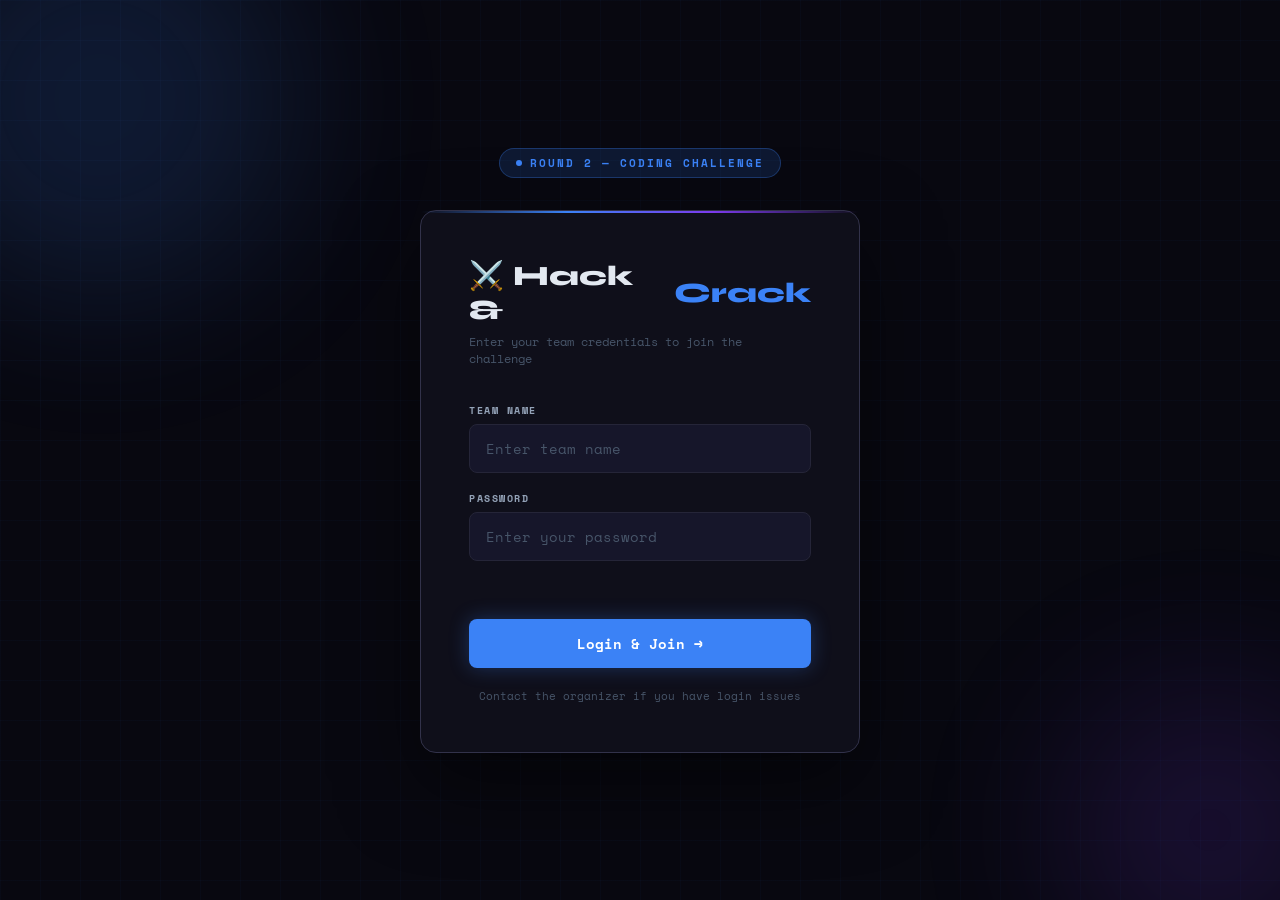
<file: index.html>
<!DOCTYPE html>
<html lang="en">
<head>
  <meta charset="UTF-8" />
  <meta name="viewport" content="width=device-width, initial-scale=1.0" />
  <title>EmojiLang IDE 🚀</title>
  <link rel="preconnect" href="https://fonts.googleapis.com" />
  <link href="https://fonts.googleapis.com/css2?family=Space+Mono:ital,wght@0,400;0,700;1,400&family=Syne:wght@400;700;800;900&display=swap" rel="stylesheet" />
  <link rel="stylesheet" href="css/reset.css" />
  <link rel="stylesheet" href="css/variables.css" />
  <link rel="stylesheet" href="css/layout.css" />
  <link rel="stylesheet" href="css/sidebar.css" />
  <link rel="stylesheet" href="css/editor.css" />
  <link rel="stylesheet" href="css/output.css" />
  <link rel="stylesheet" href="css/animations.css" />
  <link rel="stylesheet" href="css/participant.css" />
</head>
<body>

  <!-- HEADER -->
  <header class="topbar">
    <div class="topbar-left">
      <div class="logo">
        <span class="logo-icon">🌀</span>
        <span class="logo-text">Emoji<span class="logo-accent">Lang</span></span>
        <span class="logo-version">v1.0</span>
      </div>
      <nav class="tab-bar">
        <button class="tab active" data-tab="editor">✏️ Editor</button>
        <button class="tab" data-tab="docs">📖 Docs</button>
      </nav>
    </div>
    <div class="topbar-right">
<<<<<<< HEAD
      <div class="participant-badge" id="participant-badge"></div>
      <select class="question-select" id="question-select">
        <option value="">Select Question...</option>
      </select>
=======
      <button class="btn btn-ghost" id="btn-display">🖥️ Display</button>
>>>>>>> f5da7e110be300249f54d955627ebfcc15bf175f
      <button class="btn btn-ghost" id="btn-clear">🗑️ Clear</button>
      <button class="btn btn-ghost" id="btn-example">📂 Examples</button>
      <button class="btn btn-run" id="btn-run">▶ Run</button>
      <button class="btn btn-submit" id="btn-submit" disabled>📤 Submit</button>
    </div>
  </header>

  <!-- MAIN WORKSPACE -->
  <main class="workspace">

    <!-- LEFT SIDEBAR -->
    <aside class="sidebar" id="sidebar">
<<<<<<< HEAD
      <div class="sidebar-header"><span>🔣</span> Emoji Reference</div>
=======
      <div class="sidebar-header">
        <div class="sidebar-title"><span>🔣</span> Emoji Reference</div>
        <div class="sidebar-controls">
          <button class="sidebar-control" id="emoji-flash" type="button" title="Flash reference open">Flash</button>
          <button class="sidebar-control" id="emoji-minimize" type="button" title="Minimize reference">_</button>
          <button class="sidebar-corner" data-corner="top-left" type="button" title="Dock top left">TL</button>
          <button class="sidebar-corner" data-corner="top-right" type="button" title="Dock top right">TR</button>
          <button class="sidebar-corner" data-corner="bottom-left" type="button" title="Dock bottom left">BL</button>
          <button class="sidebar-corner" data-corner="bottom-right" type="button" title="Dock bottom right">BR</button>
        </div>
      </div>
>>>>>>> f5da7e110be300249f54d955627ebfcc15bf175f
      <div class="sidebar-search">
        <input type="text" id="emoji-search" placeholder="Search emojis..." autocomplete="off" />
      </div>
      <div class="emoji-list" id="emoji-list"></div>
    </aside>

    <!-- CENTER: Editor -->
    <section class="editor-panel">

      <div class="panel-header">
        <span class="panel-title">📝 main.emoji</span>
        <div class="editor-meta">
          <span id="line-count">0 lines</span>
          <span class="dot">·</span>
          <span id="char-count">0 chars</span>
          <span class="dot">·</span>
          <span class="question-label" id="question-label">No question selected</span>
        </div>
      </div>

      <!-- QUESTION INFO PANEL — shows current question description -->
      <div class="question-info-panel" id="question-info-panel">
        <div class="q-info-header">
          <span class="q-info-id" id="q-info-id">Q1</span>
          <span class="q-info-title" id="q-info-title">Question Title</span>
          <span class="q-info-solved-badge hidden" id="q-info-solved">✅ SOLVED</span>
        </div>
        <div class="q-info-desc" id="q-info-desc">Question description here</div>
        <div class="q-info-hint">💡 Hit <strong>Run</strong> to test your code, then <strong>Submit</strong> when confident</div>
      </div>

      <div class="editor-wrap">
        <div class="line-numbers" id="line-numbers">1</div>
        <textarea
          id="code-editor"
          class="code-editor"
          spellcheck="false"
          autocomplete="off"
          autocorrect="off"
          placeholder="🖊️ Select a question above, then start coding..."
        ></textarea>
      </div>

<<<<<<< HEAD
      <!-- PROGRESS TRACKER — bottom of editor -->
      <div class="progress-tracker" id="progress-tracker">
        <span class="progress-label">Progress:</span>
        <div id="progress-chips"></div>
        <div class="progress-summary">
          <span class="solved-count" id="solved-count">0</span>
          <span>/ <span id="total-count">0</span> solved</span>
        </div>
      </div>

=======
>>>>>>> f5da7e110be300249f54d955627ebfcc15bf175f
    </section>

    <!-- RIGHT: Output -->
    <section class="output-panel">
      <div class="panel-header">
        <span class="panel-title">⚡ Output</span>
        <div class="output-status" id="output-status"></div>
      </div>
      <div class="output-body" id="output-body">
        <div class="output-welcome">
          <div class="welcome-icon">🚀</div>
          <div class="welcome-title">Ready to Run</div>
          <div class="welcome-sub">Select a question above, write emoji code, hit <strong>Run</strong> to test, then <strong>Submit</strong> when ready</div>
        </div>
      </div>

      <div class="round2-panel" id="round2-panel">
        <div class="round2-head">
          <span>🧠 Round 2 Autonomous Evaluation</span>
        </div>
        <div class="round2-grid">
          <input id="round2-team" type="text" placeholder="Team name" />
          <input id="round2-module" type="hidden" />
        </div>
        <div class="round2-flash-preview" id="round2-flash-preview" aria-live="polite"></div>
        <textarea id="round2-decoded" rows="2" placeholder="Decoded guess (what problem is this?)"></textarea>
        <div class="round2-actions">
          <button id="round2-submit" type="button">Submit Patch</button>
          <button id="round2-hint" type="button" class="round2-hint">Ask Hint (-10)</button>
        </div>
        <div class="round2-result" id="round2-result">Awaiting emoji flash...</div>
      </div>

    </section>

  </main>

  <!-- DOCS PANEL -->
  <div class="docs-panel hidden" id="docs-panel">
    <div class="docs-content" id="docs-content"></div>
  </div>

  <!-- TOAST -->
  <div class="toast-container" id="toast-container"></div>

<<<<<<< HEAD
  <script src="js/config.js"></script>
  <script src="js/auth.js"></script>
=======
  <!-- TEAM ACCESS GATE -->
  <div class="team-gate" id="team-gate" role="dialog" aria-modal="true" aria-labelledby="team-gate-title">
    <div class="team-gate-card">
      <h2 id="team-gate-title">Enter Team Name</h2>
      <p>Set your team identity to access the participant environment.</p>
      <form id="team-gate-form" class="team-gate-form">
        <input id="team-gate-input" type="text" maxlength="40" placeholder="e.g. TensorFlow Titans" autocomplete="off" required />
        <button id="team-gate-join" type="submit">Continue</button>
      </form>
      <div class="team-gate-error" id="team-gate-error" aria-live="polite"></div>
    </div>
  </div>

  <!-- SCRIPTS -->
>>>>>>> f5da7e110be300249f54d955627ebfcc15bf175f
  <script src="js/emojiMap.js"></script>
  <script src="js/compiler.js"></script>
  <script src="js/runner.js"></script>
  <script src="js/editor.js"></script>
  <script src="js/sidebar.js"></script>
  <script src="js/ui.js"></script>
<<<<<<< HEAD
  <script src="js/participant.js"></script>
=======
  <script src="js/flashSync.js"></script>
  <script src="js/round2Submission.js"></script>
>>>>>>> f5da7e110be300249f54d955627ebfcc15bf175f
  <script src="js/app.js"></script>
</body>
</html>
</file>
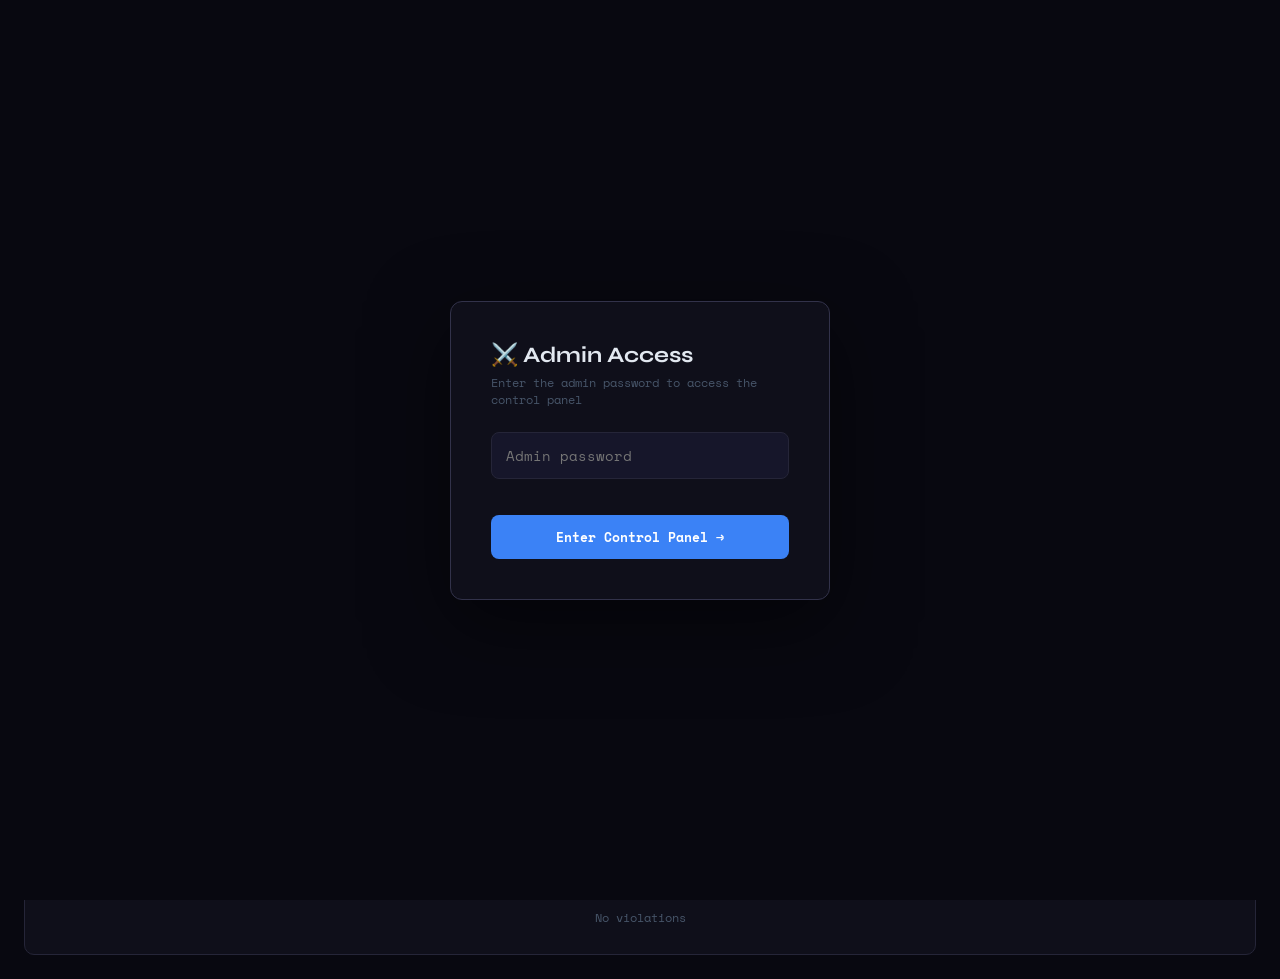
<file: control.html>
<!DOCTYPE html>
<html lang="en">
<head>
  <meta charset="UTF-8" />
  <meta name="viewport" content="width=device-width, initial-scale=1.0" />
  <title>Hack & Crack — Control Panel</title>
  <link href="https://fonts.googleapis.com/css2?family=Space+Mono:wght@400;700&family=Syne:wght@400;700;800;900&display=swap" rel="stylesheet" />
  <style>
    :root{--bg:#080810;--surface:#0f0f1a;--surface2:#16162a;--border:#252538;--border2:#32324a;--accent:#3b82f6;--accent-dim:rgba(59,130,246,0.15);--accent2:#7c3aed;--accent3:#06b6d4;--green:#22c55e;--green-dim:rgba(34,197,94,0.12);--red:#ef4444;--red-dim:rgba(239,68,68,0.12);--yellow:#eab308;--yellow-dim:rgba(234,179,8,0.12);--text:#e2e8f0;--text2:#94a3b8;--muted:#475569;--font-mono:'Space Mono',monospace;--font-display:'Syne',sans-serif;}
    *{margin:0;padding:0;box-sizing:border-box;}
    body{background:var(--bg);color:var(--text);font-family:var(--font-mono);min-height:100vh;}
    .admin-login{position:fixed;inset:0;background:var(--bg);display:flex;align-items:center;justify-content:center;z-index:9999;}
    .admin-login.hidden{display:none;}
    .admin-card{background:var(--surface);border:1px solid var(--border2);border-radius:12px;padding:40px;width:380px;box-shadow:0 24px 80px rgba(0,0,0,0.5);}
    .admin-card h2{font-family:var(--font-display);font-size:22px;margin-bottom:6px;}
    .admin-card p{font-size:12px;color:var(--muted);margin-bottom:24px;}
    .admin-card input{width:100%;background:var(--surface2);border:1px solid var(--border);color:var(--text);padding:12px 14px;border-radius:8px;font-family:var(--font-mono);font-size:14px;margin-bottom:12px;outline:none;}
    .admin-card input:focus{border-color:var(--accent);}
    .admin-card .btn-enter{width:100%;background:var(--accent);color:white;border:none;padding:12px;border-radius:8px;font-family:var(--font-mono);font-size:13px;font-weight:700;cursor:pointer;}
    .admin-err{font-size:12px;color:var(--red);margin-bottom:8px;min-height:16px;}
    header{background:var(--surface);border-bottom:1px solid var(--border);padding:0 28px;height:60px;display:flex;align-items:center;justify-content:space-between;position:relative;}
    header::after{content:'';position:absolute;bottom:0;left:0;right:0;height:1px;background:linear-gradient(90deg,transparent,var(--accent),var(--accent2),transparent);}
    .logo{font-family:var(--font-display);font-size:18px;font-weight:900;}
    .logo span{color:var(--accent);}
    .hdr-right{display:flex;align-items:center;gap:10px;}
    .live-badge{display:flex;align-items:center;gap:6px;font-size:11px;font-weight:700;color:var(--green);background:var(--green-dim);padding:4px 10px;border-radius:4px;border:1px solid rgba(34,197,94,0.3);}
    .live-dot{width:7px;height:7px;border-radius:50%;background:var(--green);animation:pulse 1.5s infinite;}
    main{padding:24px;display:grid;grid-template-columns:1fr 1fr;gap:18px;max-width:1400px;margin:0 auto;}
    .card{background:var(--surface);border:1px solid var(--border);border-radius:10px;overflow:hidden;}
    .card-header{padding:13px 16px;border-bottom:1px solid var(--border);display:flex;align-items:center;justify-content:space-between;font-size:13px;font-weight:700;}
    .card-body{padding:16px;}
    .full{grid-column:1/-1;}
    .round-status{display:flex;align-items:center;gap:14px;padding:16px;background:var(--surface2);border-radius:8px;margin-bottom:14px;}
    .round-dot{width:14px;height:14px;border-radius:50%;flex-shrink:0;}
    .round-dot.wait{background:var(--yellow);animation:pulse 1.5s infinite;}
    .round-dot.live{background:var(--green);}
    .round-lbl{font-family:var(--font-display);font-size:15px;font-weight:700;}
    .round-sub{font-size:11px;color:var(--muted);margin-top:2px;}
    .actions{display:flex;gap:8px;flex-wrap:wrap;margin-bottom:12px;}
    .msg-row{display:flex;gap:8px;}
    .msg-input{flex:1;background:var(--surface2);border:1px solid var(--border);color:var(--text);padding:9px 12px;border-radius:7px;font-family:var(--font-mono);font-size:12px;outline:none;}
    .msg-input:focus{border-color:var(--accent);}
    .btn{display:inline-flex;align-items:center;gap:5px;padding:9px 16px;border-radius:7px;font-family:var(--font-mono);font-size:11px;font-weight:700;cursor:pointer;border:none;transition:all 0.2s;}
    .btn-green{background:var(--green);color:white;}
    .btn-green:hover{background:#16a34a;}
    .btn-red{background:var(--red-dim);color:var(--red);border:1px solid rgba(239,68,68,0.3);}
    .btn-red:hover{background:rgba(239,68,68,0.2);}
    .btn-ghost{background:var(--surface2);color:var(--text2);border:1px solid var(--border);}
    .btn-ghost:hover{border-color:var(--accent);color:var(--accent);}
    .stats{display:grid;grid-template-columns:repeat(4,1fr);gap:10px;margin-bottom:14px;padding:14px 14px 0;}
    .stat{background:var(--surface2);border-radius:7px;padding:12px;text-align:center;}
    .stat-n{font-family:var(--font-display);font-size:26px;font-weight:900;color:var(--accent);}
    .stat-l{font-size:10px;color:var(--muted);text-transform:uppercase;letter-spacing:1px;margin-top:1px;}
    table{width:100%;border-collapse:collapse;font-size:12px;}
    th{text-align:left;padding:8px 12px;background:var(--surface2);color:var(--muted);font-size:10px;letter-spacing:1px;text-transform:uppercase;border-bottom:1px solid var(--border);}
    td{padding:11px 12px;border-bottom:1px solid var(--border);vertical-align:middle;}
    tr:last-child td{border-bottom:none;}
    tr:hover td{background:rgba(255,255,255,0.02);}
    .tn{font-weight:700;color:var(--text);}
    .rn{font-size:11px;color:var(--muted);}
    .online-badge{display:inline-flex;align-items:center;gap:4px;font-size:10px;font-weight:700;color:var(--green);background:var(--green-dim);padding:2px 7px;border-radius:4px;border:1px solid rgba(34,197,94,0.3);}
    .online-dot{width:5px;height:5px;border-radius:50%;background:var(--green);animation:pulse 1.5s infinite;}
    .btn-sm{font-family:var(--font-mono);font-size:10px;font-weight:700;padding:4px 9px;border-radius:4px;cursor:pointer;border:none;transition:all 0.2s;}
    .btn-disc{background:var(--red-dim);color:var(--red);border:1px solid rgba(239,68,68,0.3);}
    .btn-disc:hover{background:rgba(239,68,68,0.25);}
    .btn-unlock{background:var(--green-dim);color:var(--green);border:1px solid rgba(34,197,94,0.3);}
    .btn-unlock:hover{background:rgba(34,197,94,0.2);}
    .empty{text-align:center;padding:28px;color:var(--muted);font-size:12px;}
    .badge{font-size:11px;font-weight:700;padding:2px 8px;border-radius:4px;}
    .badge-cyan{color:var(--accent3);background:rgba(6,182,212,0.1);border:1px solid rgba(6,182,212,0.2);}
    .badge-red{color:var(--red);background:var(--red-dim);border:1px solid rgba(239,68,68,0.3);animation:pulse 1.5s infinite;}
    .badge-yellow{color:var(--yellow);background:var(--yellow-dim);border:1px solid rgba(234,179,8,0.3);}
    .badge-green{color:var(--green);background:var(--green-dim);border:1px solid rgba(34,197,94,0.3);}
    .log-box{max-height:240px;overflow-y:auto;}
    .log-item{display:flex;gap:9px;padding:6px 0;border-bottom:1px solid var(--border);font-size:11px;}
    .log-item:last-child{border-bottom:none;}
    .log-time{color:var(--muted);flex-shrink:0;width:65px;}
    .log-text{color:var(--text2);flex:1;line-height:1.5;}
    .log-text strong{color:var(--text);}
    @keyframes pulse{0%,100%{opacity:1}50%{opacity:0.3}}
    @keyframes fadeIn{from{opacity:0;transform:translateY(4px)}to{opacity:1;transform:translateY(0)}}
  </style>
</head>
<body>
  <script src="js/config.js"></script>

  <div class="admin-login" id="admin-login">
    <div class="admin-card">
      <h2>⚔️ Admin Access</h2>
      <p>Enter the admin password to access the control panel</p>
      <input type="password" id="admin-pass" placeholder="Admin password" />
      <div class="admin-err" id="admin-err"></div>
      <button class="btn-enter" id="admin-btn">Enter Control Panel →</button>
    </div>
  </div>

  <header>
    <div class="logo">⚔️ Hack &amp; <span>Crack</span> — Control Panel</div>
    <div class="hdr-right">
      <div class="live-badge"><div class="live-dot"></div> LIVE</div>
      <span style="font-size:11px;color:var(--muted)" id="last-update">Updating...</span>
      <a href="/leaderboard.html" style="font-size:11px;color:var(--accent);border:1px solid rgba(59,130,246,0.3);padding:5px 11px;border-radius:4px;text-decoration:none;">🏆 Leaderboard</a>
    </div>
  </header>

  <main>

    <!-- ROUND CONTROL -->
    <div class="card full">
      <div class="card-header">🎮 Round Control <span id="round-badge" class="badge badge-yellow">⏳ Waiting</span></div>
      <div class="card-body">
        <div class="round-status">
          <div class="round-dot wait" id="round-dot"></div>
          <div>
            <div class="round-lbl" id="round-lbl">Round 2 — Not Released</div>
            <div class="round-sub" id="round-sub">Teams are on the waiting screen</div>
          </div>
        </div>
        <div class="actions">
          <button class="btn btn-green" id="btn-release">🚀 Release Round</button>
          <button class="btn btn-red"   id="btn-lock">🔒 Lock Round</button>
          <button class="btn btn-ghost" id="btn-clear-lb">🗑️ Clear Leaderboard</button>
        </div>
        <div class="msg-row">
          <input type="text" class="msg-input" id="wait-msg" value="Waiting for Round 2 to start..." />
          <button class="btn btn-ghost" id="btn-update-msg">📨 Update</button>
        </div>
      </div>
    </div>

    <!-- ACTIVE DEVICES -->
    <div class="card">
      <div class="card-header">💻 Active Devices <span class="badge badge-cyan" id="devices-count">0 online</span></div>
      <div style="padding:0;">
        <div class="stats">
          <div class="stat"><div class="stat-n" id="s-teams">0</div><div class="stat-l">Registered</div></div>
          <div class="stat"><div class="stat-n" id="s-online" style="color:var(--green)">0</div><div class="stat-l">Online</div></div>
          <div class="stat"><div class="stat-n" id="s-solves" style="color:var(--accent2)">0</div><div class="stat-l">Solves</div></div>
          <div class="stat"><div class="stat-n" id="s-viols" style="color:var(--red)">0</div><div class="stat-l">Violations</div></div>
        </div>
        <table style="margin-top:10px;">
          <thead><tr><th>Team</th><th>Status</th><th>Last Active</th><th>Action</th></tr></thead>
          <tbody id="devices-body"><tr><td colspan="4" class="empty">No active sessions</td></tr></tbody>
        </table>
      </div>
    </div>

    <!-- ACTIVITY LOG -->
    <div class="card">
      <div class="card-header">
        📋 Activity Log
        <button class="btn btn-ghost" style="font-size:10px;padding:3px 9px;" id="btn-clear-log">Clear</button>
      </div>
      <div class="card-body" style="padding:10px 14px;">
        <div class="log-box" id="log-box"><div class="empty">No activity yet</div></div>
      </div>
    </div>

    <!-- UNLOCK REQUESTS -->
    <div class="card full">
      <div class="card-header">🔓 Unlock Requests <span class="badge badge-cyan" id="unlock-badge">0 pending</span></div>
      <table>
        <thead><tr><th>Team</th><th>Roll</th><th>Reason</th><th>Requested At</th><th>Status</th><th>Action</th></tr></thead>
        <tbody id="unlock-body"><tr><td colspan="6" class="empty">No unlock requests</td></tr></tbody>
      </table>
    </div>

    <!-- TAB VIOLATIONS -->
    <div class="card full">
      <div class="card-header">👁️ Tab Switch Violations <span class="badge badge-cyan" id="tab-badge">0 violations</span></div>
      <table>
        <thead><tr><th>Team</th><th>Roll</th><th>Switches</th><th>Last At</th><th>Status</th><th>Action</th></tr></thead>
        <tbody id="tab-body"><tr><td colspan="6" class="empty">No violations</td></tr></tbody>
      </table>
    </div>

  </main>

<script>
  let actLog = [];

  // ── ADMIN LOGIN ───────────────────────────────────────────────────
  document.getElementById('admin-btn').addEventListener('click', async () => {
    const pass = document.getElementById('admin-pass').value;
    try {
      const res  = await fetch(`${HC_CONFIG.BASE_URL}/admin/verify`, {
        method:'POST', headers:{'Content-Type':'application/json'},
        body: JSON.stringify({ password: pass })
      });
      const data = await res.json();
      if (data.success) {
        document.getElementById('admin-login').classList.add('hidden');
        loadAll();
        setInterval(loadAll, 4000);
      } else {
        document.getElementById('admin-err').textContent = '❌ Wrong password';
      }
    } catch(e) {
      document.getElementById('admin-err').textContent = '❌ Connection error';
    }
  });
  document.getElementById('admin-pass').addEventListener('keydown', e => {
    if (e.key === 'Enter') document.getElementById('admin-btn').click();
  });

  // ── LOAD ALL ──────────────────────────────────────────────────────
  async function loadAll() {
    await Promise.all([
      loadRound(), loadSessions(), loadSolves(),
      loadTeams(), loadUnlocks(), loadViolations()
    ]);
    document.getElementById('last-update').textContent = 'Updated: ' + new Date().toLocaleTimeString();
  }

  // ── ROUND ─────────────────────────────────────────────────────────
  async function loadRound() {
    const d = await HC_CONFIG.sbFetch('round_control?id=eq.1&select=*');
    if (!d || !d.length) return;
    const r = d[0];
    const dot = document.getElementById('round-dot');
    const badge = document.getElementById('round-badge');
    if (r.round_released) {
      dot.className = 'round-dot live';
      document.getElementById('round-lbl').textContent = 'Round 2 — LIVE 🚀';
      document.getElementById('round-sub').textContent = 'Teams redirected to IDE';
      badge.className = 'badge badge-green'; badge.textContent = '🟢 Released';
    } else {
      dot.className = 'round-dot wait';
      document.getElementById('round-lbl').textContent = 'Round 2 — Not Released';
      document.getElementById('round-sub').textContent = 'Teams on waiting screen';
      badge.className = 'badge badge-yellow'; badge.textContent = '⏳ Waiting';
    }
    if (r.message) document.getElementById('wait-msg').value = r.message;
  }

  // ── SESSIONS ──────────────────────────────────────────────────────
  async function loadSessions() {
    const ss = await HC_CONFIG.sbFetch('sessions?is_active=eq.true&select=*&order=logged_in_at.asc');
    if (!ss) return;
    document.getElementById('s-online').textContent      = ss.length;
    document.getElementById('devices-count').textContent = `${ss.length} online`;
    const tb = document.getElementById('devices-body');
    if (!ss.length) { tb.innerHTML = '<tr><td colspan="4" class="empty">No active sessions</td></tr>'; return; }
    tb.innerHTML = ss.map(s => {
      const secs = Math.round((Date.now() - new Date(s.last_activity)) / 1000);
      const t    = secs < 60 ? `${secs}s ago` : `${Math.round(secs/60)}m ago`;
      return `<tr>
        <td><div class="tn">${esc(s.team_name)}</div><div class="rn">${esc(s.roll_number)}</div></td>
        <td><span class="online-badge"><div class="online-dot"></div> Online</span></td>
        <td style="color:var(--muted);font-size:11px;">${t}</td>
        <td><button class="btn-sm btn-disc" onclick="disconnect('${s.id}','${esc(s.team_name)}')">Disconnect</button></td>
      </tr>`;
    }).join('');
  }

  async function disconnect(id, name) {
    if (!confirm(`Disconnect ${name}?`)) return;
    await HC_CONFIG.sbFetch(`sessions?id=eq.${id}`, 'PATCH', { is_active: false });
    addLog(`🔌 Disconnected <strong>${name}</strong>`);
    loadSessions();
  }

  async function loadSolves() {
    try {
      const r = await fetch(`${HC_CONFIG.BASE_URL}/leaderboard`);
      const d = await r.json();
      document.getElementById('s-solves').textContent = d.length;
    } catch(e) {}
  }

  async function loadTeams() {
    const t = await HC_CONFIG.sbFetch('teams?select=id');
    if (t) document.getElementById('s-teams').textContent = t.length;
  }

  // ── UNLOCK REQUESTS (from Supabase) ───────────────────────────────
  async function loadUnlocks() {
    const data = await HC_CONFIG.sbFetch(
      'unlock_requests?select=*&order=requested_at.desc'
    );
    if (!data) return;

    const pending = data.filter(r => r.status === 'pending');
    const badge   = document.getElementById('unlock-badge');
    if (pending.length > 0) {
      badge.className   = 'badge badge-red';
      badge.textContent = `${pending.length} pending 🔔`;
    } else {
      badge.className   = 'badge badge-cyan';
      badge.textContent = `${data.length} total`;
    }

    const tb = document.getElementById('unlock-body');
    if (!data.length) {
      tb.innerHTML = '<tr><td colspan="6" class="empty">No unlock requests</td></tr>';
      return;
    }
    tb.innerHTML = data.map(r => `
      <tr>
        <td><div class="tn">${esc(r.team_name)}</div></td>
        <td><div class="rn">${esc(r.roll_number)}</div></td>
        <td style="font-size:11px;color:${r.reason === 'tab_switching' ? 'var(--red)' : 'var(--yellow)'};">
          ${r.reason === 'tab_switching' ? '👁️ Tab switching' : '🔑 Wrong password'}
        </td>
        <td style="color:var(--muted);font-size:11px;">${new Date(r.requested_at).toLocaleTimeString()}</td>
        <td>
          <span class="badge ${r.status === 'pending' ? 'badge-yellow' : 'badge-green'}" style="font-size:10px;">
            ${r.status === 'pending' ? '⏳ Pending' : '✅ Approved'}
          </span>
        </td>
        <td>
          ${r.status === 'pending'
            ? `<button class="btn-sm btn-unlock" onclick="approveUnlock('${r.id}','${esc(r.roll_number)}','${esc(r.team_name)}')">✅ Unlock</button>`
            : '—'
          }
        </td>
      </tr>
    `).join('');
  }

  async function approveUnlock(id, roll, name) {
    if (!confirm(`Unlock ${name}?`)) return;

    // 1. Update unlock_request status in Supabase
    await HC_CONFIG.sbFetch(`unlock_requests?id=eq.${id}`, 'PATCH', { status: 'approved' });

    // 2. Clear tab violations for this roll
    await HC_CONFIG.sbFetch(
      `tab_violations?roll_number=eq.${encodeURIComponent(roll)}`,
      'PATCH',
      { is_locked: false, switch_count: 0 }
    );

    // 3. Clear backend failed attempts
    await fetch(`${HC_CONFIG.BASE_URL}/unlock/approve`, {
      method: 'POST', headers: {'Content-Type':'application/json'},
      body: JSON.stringify({ secret: HC_CONFIG.JUDGE_SECRET, roll })
    });

    addLog(`🔓 Unlocked <strong>${name}</strong>`);
    loadUnlocks();
    loadViolations();
  }

  // ── TAB VIOLATIONS (from Supabase) ────────────────────────────────
  async function loadViolations() {
    const data = await HC_CONFIG.sbFetch(
      'tab_violations?select=*&order=switch_count.desc'
    );
    if (!data) return;

    const locked = data.filter(v => v.is_locked).length;
    document.getElementById('s-viols').textContent = data.length;
    const badge = document.getElementById('tab-badge');
    if (locked > 0) {
      badge.className   = 'badge badge-red';
      badge.textContent = `${locked} locked 🔒`;
    } else {
      badge.className   = 'badge badge-cyan';
      badge.textContent = `${data.length} violation${data.length !== 1 ? 's' : ''}`;
    }

    const tb = document.getElementById('tab-body');
    if (!data.length) {
      tb.innerHTML = '<tr><td colspan="6" class="empty">No violations</td></tr>';
      return;
    }
    tb.innerHTML = data.map(v => `
      <tr>
        <td><div class="tn">${esc(v.team_name)}</div></td>
        <td><div class="rn">${esc(v.roll_number)}</div></td>
        <td>
          <div style="display:flex;align-items:center;gap:5px;">
            ${[1,2,3].map(i => `
              <div style="width:9px;height:9px;border-radius:50%;
                background:${i <= v.switch_count
                  ? (v.switch_count >= 3 ? 'var(--red)' : 'var(--yellow)')
                  : 'var(--surface2)'};
                border:1px solid ${i <= v.switch_count
                  ? (v.switch_count >= 3 ? 'var(--red)' : 'var(--yellow)')
                  : 'var(--border)'};
              "></div>
            `).join('')}
            <span style="font-size:11px;color:${v.switch_count >= 3 ? 'var(--red)' : 'var(--yellow)'};">
              ${v.switch_count}/3
            </span>
          </div>
        </td>
        <td style="color:var(--muted);font-size:11px;">${esc(v.last_switch_at) || '—'}</td>
        <td>
          <span class="badge ${v.is_locked ? 'badge-red' : 'badge-yellow'}" style="font-size:10px;">
            ${v.is_locked ? '🔒 Locked' : '⚠️ Warning'}
          </span>
        </td>
        <td>
          ${v.is_locked
            ? `<button class="btn-sm btn-unlock" onclick="unlockTab('${esc(v.roll_number)}','${esc(v.team_name)}')">✅ Unlock</button>`
            : '—'
          }
        </td>
      </tr>
    `).join('');
  }

  async function unlockTab(roll, name) {
    if (!confirm(`Unlock tab violation for ${name}?`)) return;

    // Clear tab violation
    await HC_CONFIG.sbFetch(
      `tab_violations?roll_number=eq.${encodeURIComponent(roll)}`,
      'PATCH',
      { is_locked: false, switch_count: 0 }
    );

    // Approve any pending unlock request
    const reqs = await HC_CONFIG.sbFetch(
      `unlock_requests?roll_number=eq.${encodeURIComponent(roll)}&status=eq.pending&select=id`
    );
    if (reqs && reqs.length) {
      await HC_CONFIG.sbFetch(`unlock_requests?id=eq.${reqs[0].id}`, 'PATCH', { status: 'approved' });
    }

    // Clear backend failed attempts too
    await fetch(`${HC_CONFIG.BASE_URL}/unlock/approve`, {
      method: 'POST', headers: {'Content-Type':'application/json'},
      body: JSON.stringify({ secret: HC_CONFIG.JUDGE_SECRET, roll })
    });

    addLog(`🔓 Tab violation cleared for <strong>${name}</strong>`);
    loadViolations();
    loadUnlocks();
  }

  // ── ROUND ACTIONS ─────────────────────────────────────────────────
  document.getElementById('btn-release').addEventListener('click', async () => {
    if (!confirm('Release Round 2?')) return;
    await HC_CONFIG.sbFetch('round_control?id=eq.1', 'PATCH', { round_released: true, released_at: new Date().toISOString() });
    addLog('🚀 <strong>Round 2 Released</strong>');
    loadRound();
  });

  document.getElementById('btn-lock').addEventListener('click', async () => {
    if (!confirm('Lock round?')) return;
    await HC_CONFIG.sbFetch('round_control?id=eq.1', 'PATCH', { round_released: false });
    addLog('🔒 <strong>Round Locked</strong>');
    loadRound();
  });

  document.getElementById('btn-update-msg').addEventListener('click', async () => {
    const msg = document.getElementById('wait-msg').value.trim();
    if (!msg) return;
    await HC_CONFIG.sbFetch('round_control?id=eq.1', 'PATCH', { message: msg });
    addLog('📨 Updated waiting message');
  });

  document.getElementById('btn-clear-lb').addEventListener('click', async () => {
    if (!confirm('Clear leaderboard?')) return;
    const r = await fetch(`${HC_CONFIG.BASE_URL}/clear`, {
      method:'POST', headers:{'Content-Type':'application/json'},
      body: JSON.stringify({ secret: HC_CONFIG.JUDGE_SECRET })
    });
    const d = await r.json();
    if (d.success) addLog('🗑️ <strong>Leaderboard cleared</strong>');
  });

  // ── LOG ───────────────────────────────────────────────────────────
  function addLog(text) {
    actLog.unshift({ time: new Date().toLocaleTimeString(), text });
    if (actLog.length > 50) actLog.pop();
    const el = document.getElementById('log-box');
    el.innerHTML = actLog.map(l =>
      `<div class="log-item"><span class="log-time">${l.time}</span><span class="log-text">${l.text}</span></div>`
    ).join('');
  }

  document.getElementById('btn-clear-log').addEventListener('click', () => {
    actLog = [];
    document.getElementById('log-box').innerHTML = '<div class="empty">No activity yet</div>';
  });

  function esc(s) {
    return String(s||'').replace(/&/g,'&amp;').replace(/</g,'&lt;').replace(/>/g,'&gt;').replace(/'/g,'&#39;');
  }
</script>
</body>
</html>
</file>
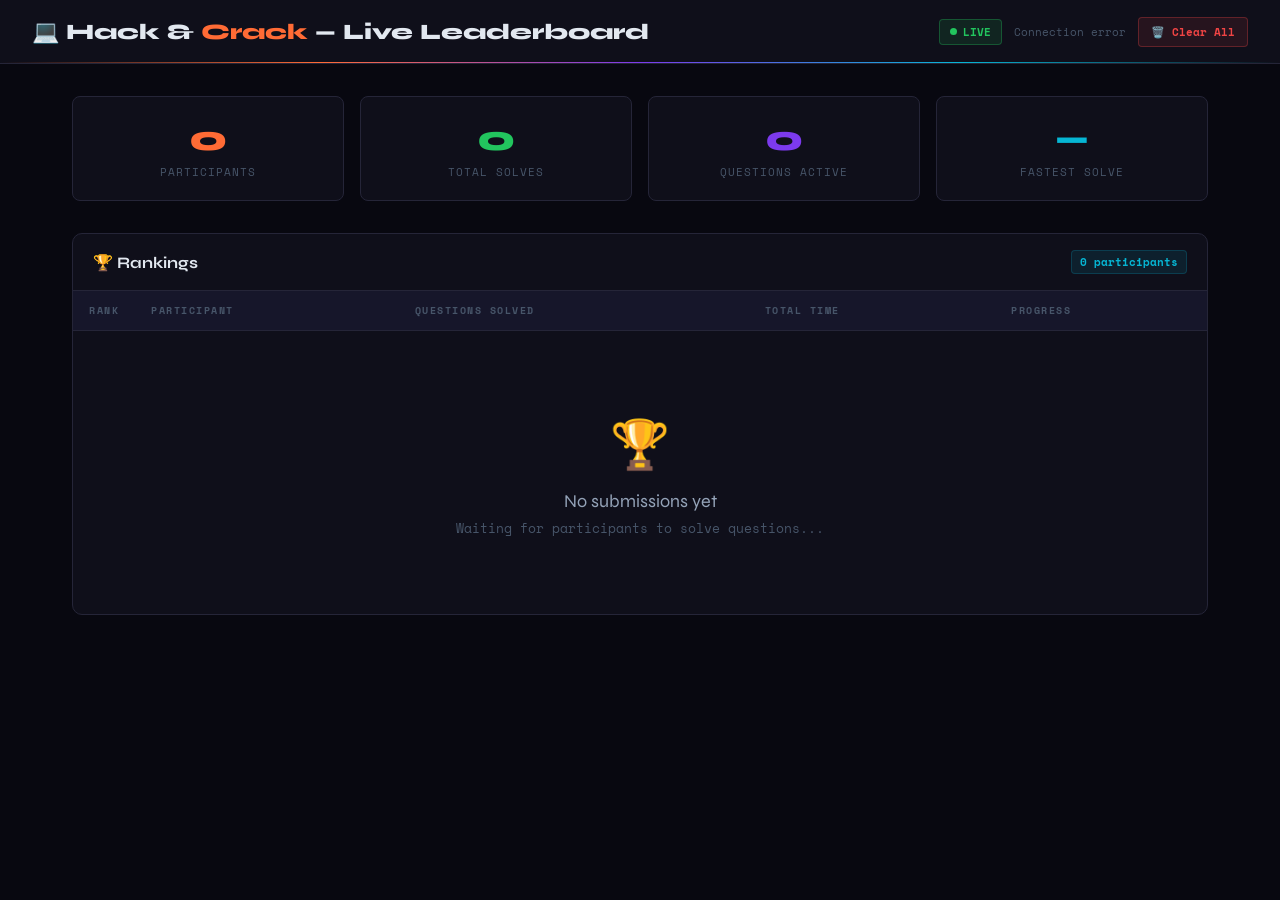
<file: leaderboard.html>
<!DOCTYPE html>
<html lang="en">
<head>
  <meta charset="UTF-8" />
  <meta name="viewport" content="width=device-width, initial-scale=1.0" />
  <title>🏆 Hack & Crack Leaderboard</title>
  <link href="https://fonts.googleapis.com/css2?family=Space+Mono:wght@400;700&family=Syne:wght@400;700;800;900&display=swap" rel="stylesheet" />
  <style>
    :root {
      --bg: #080810; --surface: #0f0f1a; --surface2: #16162a;
      --border: #252538; --border2: #32324a;
      --accent: #ff6b35; --accent2: #7c3aed; --accent3: #06b6d4;
      --green: #22c55e; --green-dim: rgba(34,197,94,0.12);
      --red: #ef4444; --yellow: #eab308;
      --text: #e2e8f0; --text2: #94a3b8; --muted: #475569;
      --font-mono: 'Space Mono', monospace;
      --font-display: 'Syne', sans-serif;
    }
    * { margin: 0; padding: 0; box-sizing: border-box; }
    body { background: var(--bg); color: var(--text); font-family: var(--font-mono); min-height: 100vh; }

    /* HEADER */
    header {
      background: var(--surface); border-bottom: 1px solid var(--border);
      padding: 0 32px; height: 64px;
      display: flex; align-items: center; justify-content: space-between;
      position: relative;
    }
    header::after {
      content: ''; position: absolute; bottom: 0; left: 0; right: 0; height: 1px;
      background: linear-gradient(90deg, transparent, var(--accent), var(--accent2), var(--accent3), transparent);
    }
    .logo { font-family: var(--font-display); font-size: 22px; font-weight: 900; }
    .logo span { color: var(--accent); }
    .header-right { display: flex; align-items: center; gap: 12px; }
    .live-badge {
      display: flex; align-items: center; gap: 6px;
      font-size: 11px; font-weight: 700; color: var(--green);
      background: var(--green-dim); padding: 4px 10px;
      border-radius: 4px; border: 1px solid rgba(34,197,94,0.3);
    }
    .live-dot { width: 7px; height: 7px; border-radius: 50%; background: var(--green); animation: pulse 1.5s ease-in-out infinite; }
    .btn-clear-lb {
      font-family: var(--font-mono); font-size: 11px; font-weight: 700;
      background: rgba(239,68,68,0.1); color: var(--red);
      border: 1px solid rgba(239,68,68,0.3); padding: 6px 12px;
      border-radius: 4px; cursor: pointer; transition: all 0.2s;
    }
    .btn-clear-lb:hover { background: rgba(239,68,68,0.2); }
    .last-update { font-size: 11px; color: var(--muted); }

    /* MAIN */
    main { padding: 32px; max-width: 1200px; margin: 0 auto; }

    /* STATS */
    .stats-grid { display: grid; grid-template-columns: repeat(4, 1fr); gap: 16px; margin-bottom: 32px; }
    .stat-card {
      background: var(--surface); border: 1px solid var(--border);
      border-radius: 8px; padding: 20px; text-align: center;
    }
    .stat-number { font-family: var(--font-display); font-size: 36px; font-weight: 900; color: var(--accent); }
    .stat-label { font-size: 11px; color: var(--muted); margin-top: 4px; letter-spacing: 1px; text-transform: uppercase; }

    /* TABLE */
    .table-wrap {
      background: var(--surface); border: 1px solid var(--border);
      border-radius: 10px; overflow: hidden;
    }
    .table-header {
      padding: 16px 20px; display: flex; align-items: center; justify-content: space-between;
      border-bottom: 1px solid var(--border);
    }
    .table-title { font-family: var(--font-display); font-size: 16px; font-weight: 700; }
    .count-badge {
      font-size: 11px; font-weight: 700; color: var(--accent3);
      background: rgba(6,182,212,0.1); padding: 3px 8px;
      border-radius: 4px; border: 1px solid rgba(6,182,212,0.2);
    }

    table { width: 100%; border-collapse: collapse; }
    th {
      text-align: left; padding: 12px 16px;
      font-size: 10px; font-weight: 700; letter-spacing: 1.5px;
      text-transform: uppercase; color: var(--muted);
      background: var(--surface2); border-bottom: 1px solid var(--border);
    }
    td { padding: 16px; border-bottom: 1px solid var(--border); font-size: 13px; vertical-align: middle; }
    tr:last-child td { border-bottom: none; }
    tr:hover td { background: rgba(255,255,255,0.02); }

    /* RANK */
    .rank-medal { font-size: 22px; }

    /* NAME */
    .name-cell { font-weight: 700; color: var(--text); font-size: 14px; }
    .roll-cell { color: var(--muted); font-size: 11px; margin-top: 2px; }

    /* QUESTIONS SOLVED */
    .solved-cell { display: flex; align-items: center; gap: 6px; flex-wrap: wrap; }
    .q-chip {
      font-size: 10px; font-weight: 700;
      background: rgba(255,107,53,0.1); color: var(--accent);
      border: 1px solid rgba(255,107,53,0.3);
      padding: 3px 8px; border-radius: 4px;
    }
    .q-chip.pending {
      background: rgba(71,85,105,0.2); color: var(--muted);
      border-color: var(--border);
    }
    .solved-count {
      font-family: var(--font-display); font-size: 18px; font-weight: 900;
      color: var(--green); min-width: 24px;
    }

    /* TIME */
    .time-total { font-weight: 700; color: var(--accent3); font-size: 14px; }
    .time-sub { font-size: 10px; color: var(--muted); margin-top: 2px; }

    /* SCORE BAR */
    .score-bar-wrap { width: 120px; }
    .score-bar-bg { height: 6px; background: var(--surface2); border-radius: 3px; overflow: hidden; }
    .score-bar-fill { height: 100%; border-radius: 3px; background: linear-gradient(90deg, var(--accent2), var(--accent3)); transition: width 0.5s ease; }
    .score-label { font-size: 10px; color: var(--muted); margin-top: 4px; }

    /* TOP 3 rows */
    tr.rank-1 td { background: rgba(251,191,36,0.04); }
    tr.rank-2 td { background: rgba(148,163,184,0.03); }
    tr.rank-3 td { background: rgba(205,124,47,0.03); }

    /* EMPTY */
    .empty-state { text-align: center; padding: 60px 20px; color: var(--muted); }
    .empty-icon { font-size: 48px; margin-bottom: 12px; }
    .empty-title { font-family: var(--font-display); font-size: 18px; color: var(--text2); margin-bottom: 6px; }

    @keyframes pulse { 0%,100%{opacity:1} 50%{opacity:0.4} }
    @keyframes fadeIn { from{opacity:0;transform:translateY(4px)} to{opacity:1;transform:translateY(0)} }
    tbody tr { animation: fadeIn 0.3s ease; }

    ::-webkit-scrollbar { width: 6px; }
    ::-webkit-scrollbar-track { background: transparent; }
    ::-webkit-scrollbar-thumb { background: var(--border); border-radius: 3px; }
  </style>
</head>
<body>

<header>
  <div class="logo">💻 Hack &amp; <span>Crack</span> — Live Leaderboard</div>
  <div class="header-right">
    <div class="live-badge"><div class="live-dot"></div> LIVE</div>
    <span class="last-update" id="last-update">Updating...</span>
    <button class="btn-clear-lb" id="btn-clear-lb">🗑️ Clear All</button>
  </div>
</header>

<main>
  <div class="stats-grid">
    <div class="stat-card">
      <div class="stat-number" id="stat-participants">0</div>
      <div class="stat-label">Participants</div>
    </div>
    <div class="stat-card">
      <div class="stat-number" id="stat-solved" style="color:var(--green)">0</div>
      <div class="stat-label">Total Solves</div>
    </div>
    <div class="stat-card">
      <div class="stat-number" id="stat-questions" style="color:var(--accent2)">0</div>
      <div class="stat-label">Questions Active</div>
    </div>
    <div class="stat-card">
      <div class="stat-number" id="stat-fastest" style="color:var(--accent3)">—</div>
      <div class="stat-label">Fastest Solve</div>
    </div>
  </div>

  <div class="table-wrap">
    <div class="table-header">
      <span class="table-title">🏆 Rankings</span>
      <span class="count-badge" id="count-badge">0 participants</span>
    </div>
    <table>
      <thead>
        <tr>
          <th style="width:60px">Rank</th>
          <th>Participant</th>
          <th>Questions Solved</th>
          <th>Total Time</th>
          <th>Progress</th>
        </tr>
      </thead>
      <tbody id="leaderboard-body">
        <tr>
          <td colspan="5">
            <div class="empty-state">
              <div class="empty-icon">🏆</div>
              <div class="empty-title">No submissions yet</div>
              <div>Waiting for participants to solve questions...</div>
            </div>
          </td>
        </tr>
      </tbody>
    </table>
  </div>
</main>

<script>
  const IS_LOCAL = true; // ← change to false when deploying
  const BASE_URL = IS_LOCAL
    ? 'http://localhost:5000'
    : 'https://emojilang-backend.onrender.com';

  let allSubmissions  = [];
  let totalQuestions  = 0;

  // ── FETCH QUESTIONS COUNT ────────────────────────────────────────
  async function fetchQuestionCount() {
    try {
      const res = await fetch(`${BASE_URL}/questions`);
      const q   = await res.json();
      totalQuestions = Object.keys(q).length;
    } catch(e) {}
  }

  // ── FETCH LEADERBOARD ────────────────────────────────────────────
  async function fetchLeaderboard() {
    try {
      const res      = await fetch(`${BASE_URL}/leaderboard`);
      allSubmissions = await res.json();
      renderLeaderboard();
      document.getElementById('last-update').textContent =
        'Updated: ' + new Date().toLocaleTimeString();
    } catch(e) {
      document.getElementById('last-update').textContent = 'Connection error';
    }
  }

  // ── BUILD PARTICIPANT MAP ────────────────────────────────────────
  function buildParticipantMap() {
    const map = {};
    allSubmissions.forEach(s => {
      const key = s.roll;
      if (!map[key]) {
        map[key] = {
          name:      s.name,
          roll:      s.roll,
          solved:    {},   // qid → timeTaken
        };
      }
      // Only keep fastest time per question
      if (!map[key].solved[s.question] || s.timeTaken < map[key].solved[s.question]) {
        map[key].solved[s.question] = s.timeTaken || 0;
      }
    });
    return map;
  }

  // ── RENDER ───────────────────────────────────────────────────────
  function renderLeaderboard() {
    const map          = buildParticipantMap();
    const participants = Object.values(map);

    // Sort: most questions solved first, then fastest total time
    participants.sort((a, b) => {
      const aSolved = Object.keys(a.solved).length;
      const bSolved = Object.keys(b.solved).length;
      if (bSolved !== aSolved) return bSolved - aSolved;
      // Same count → compare total time
      const aTime = Object.values(a.solved).reduce((s, t) => s + t, 0);
      const bTime = Object.values(b.solved).reduce((s, t) => s + t, 0);
      return aTime - bTime;
    });

    // Stats
    document.getElementById('stat-participants').textContent = participants.length;
    document.getElementById('stat-solved').textContent       = allSubmissions.length;
    document.getElementById('stat-questions').textContent    = totalQuestions;
    document.getElementById('count-badge').textContent       = `${participants.length} participants`;

    const allTimes = allSubmissions.map(s => s.timeTaken).filter(t => t);
    document.getElementById('stat-fastest').textContent = allTimes.length ? Math.min(...allTimes) + 's' : '—';

    const tbody = document.getElementById('leaderboard-body');

    if (participants.length === 0) {
      tbody.innerHTML = `
        <tr><td colspan="5">
          <div class="empty-state">
            <div class="empty-icon">🏆</div>
            <div class="empty-title">No submissions yet</div>
            <div>Waiting for participants to solve questions...</div>
          </div>
        </td></tr>`;
      return;
    }

    tbody.innerHTML = participants.map((p, i) => {
      const rank       = i + 1;
      const medal      = rank === 1 ? '🥇' : rank === 2 ? '🥈' : rank === 3 ? '🥉' : `#${rank}`;
      const rankClass  = rank <= 3 ? `rank-${rank}` : '';
      const solvedKeys = Object.keys(p.solved);
      const solvedCount= solvedKeys.length;
      const totalTime  = Object.values(p.solved).reduce((s, t) => s + t, 0).toFixed(1);
      const avgTime    = solvedCount ? (totalTime / solvedCount).toFixed(1) : '—';
      const progress   = totalQuestions ? Math.round((solvedCount / totalQuestions) * 100) : 0;

      // Build question chips — show all questions, solved ones highlighted
      const allQids = Array.from({length: totalQuestions}, (_, i) => `Q${i+1}`);
      const chips   = allQids.map(qid =>
        solvedKeys.includes(qid)
          ? `<span class="q-chip" title="${p.solved[qid]}s">${qid} ✓</span>`
          : `<span class="q-chip pending">${qid}</span>`
      ).join('');

      return `
        <tr class="${rankClass}">
          <td><span class="rank-medal">${medal}</span></td>
          <td>
            <div class="name-cell">${esc(p.name)}</div>
            <div class="roll-cell">${esc(p.roll)}</div>
          </td>
          <td>
            <div style="display:flex;align-items:center;gap:10px;">
              <span class="solved-count">${solvedCount}</span>
              <div class="solved-cell">${chips}</div>
            </div>
          </td>
          <td>
            <div class="time-total">${totalTime}s</div>
            <div class="time-sub">avg ${avgTime}s / question</div>
          </td>
          <td>
            <div class="score-bar-wrap">
              <div class="score-bar-bg">
                <div class="score-bar-fill" style="width:${progress}%"></div>
              </div>
              <div class="score-label">${solvedCount}/${totalQuestions} questions</div>
            </div>
          </td>
        </tr>`;
    }).join('');
  }

  // ── CLEAR ────────────────────────────────────────────────────────
  document.getElementById('btn-clear-lb').addEventListener('click', async () => {
    const secret = prompt('Enter judge secret:');
    if (!secret) return;
    try {
      const res  = await fetch(`${BASE_URL}/clear`, {
        method: 'POST',
        headers: { 'Content-Type': 'application/json' },
        body: JSON.stringify({ secret })
      });
      const data = await res.json();
      if (data.success) { fetchLeaderboard(); alert('Leaderboard cleared!'); }
      else alert('Wrong secret!');
    } catch(e) { alert('Error'); }
  });

  function esc(str) {
    return String(str||'').replace(/&/g,'&amp;').replace(/</g,'&lt;').replace(/>/g,'&gt;');
  }

  // ── START ────────────────────────────────────────────────────────
  fetchQuestionCount();
  fetchLeaderboard();
  setInterval(fetchLeaderboard, 5000);
</script>
</body>
</html>
</file>
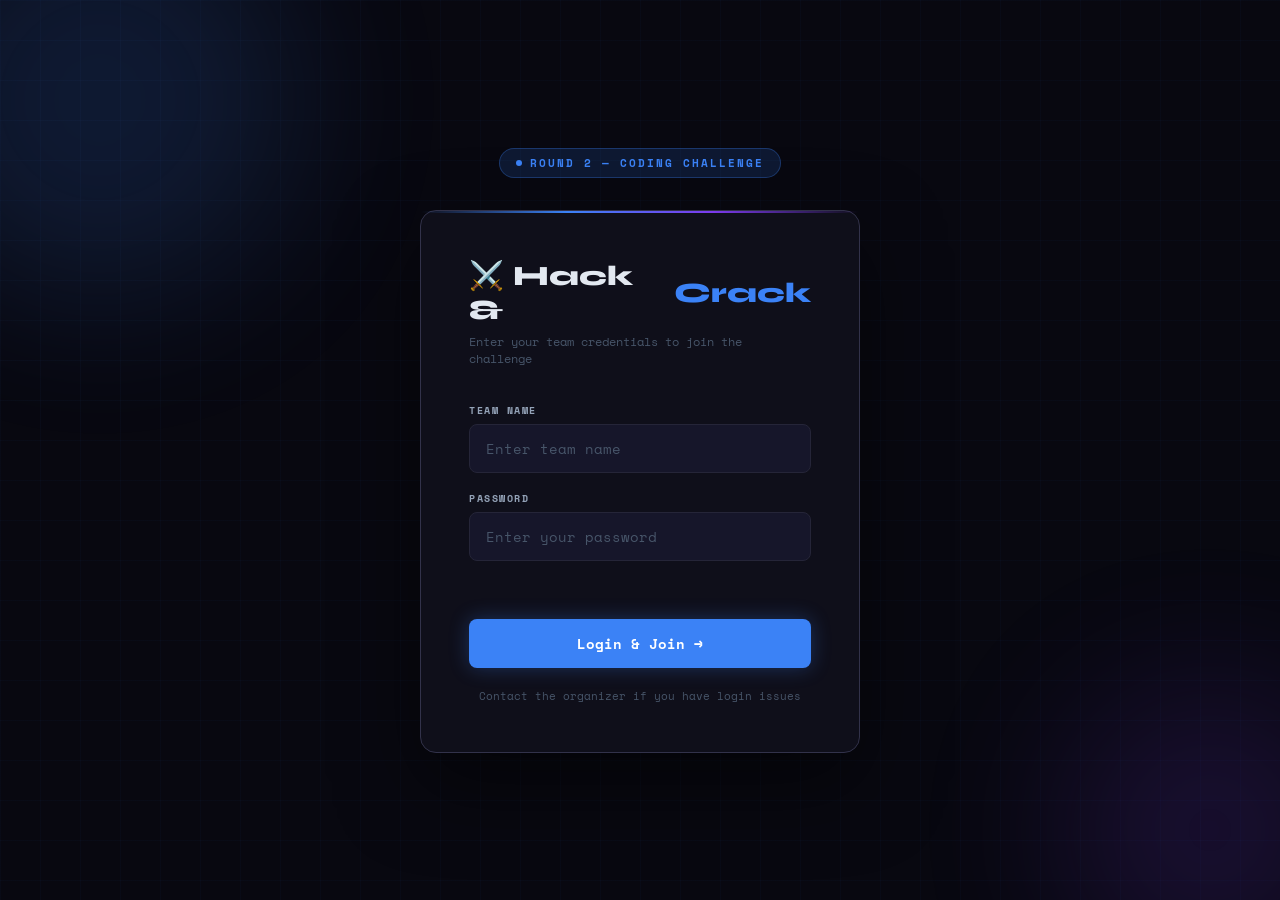
<file: login.html>
<!DOCTYPE html>
<html lang="en">
<head>
  <meta charset="UTF-8" />
  <meta name="viewport" content="width=device-width, initial-scale=1.0" />
  <title>Hack & Crack — Login</title>
  <link href="https://fonts.googleapis.com/css2?family=Space+Mono:wght@400;700&family=Syne:wght@400;700;800;900&display=swap" rel="stylesheet" />
  <style>
    :root{--bg:#080810;--surface:#0f0f1a;--surface2:#16162a;--border:#252538;--border2:#32324a;--accent:#3b82f6;--accent-dim:rgba(59,130,246,0.15);--accent2:#7c3aed;--accent3:#06b6d4;--green:#22c55e;--red:#ef4444;--yellow:#eab308;--text:#e2e8f0;--text2:#94a3b8;--muted:#475569;--font-mono:'Space Mono',monospace;--font-display:'Syne',sans-serif;}
    *{margin:0;padding:0;box-sizing:border-box;}
    body{background:var(--bg);color:var(--text);font-family:var(--font-mono);min-height:100vh;display:flex;flex-direction:column;align-items:center;justify-content:center;position:relative;overflow:hidden;}
    body::before{content:'';position:fixed;inset:0;background-image:linear-gradient(rgba(59,130,246,0.03) 1px,transparent 1px),linear-gradient(90deg,rgba(59,130,246,0.03) 1px,transparent 1px);background-size:40px 40px;pointer-events:none;}
    .orb{position:fixed;border-radius:50%;filter:blur(80px);pointer-events:none;opacity:0.15;}
    .orb-1{width:400px;height:400px;background:var(--accent);top:-100px;left:-100px;}
    .orb-2{width:300px;height:300px;background:var(--accent2);bottom:-80px;right:-80px;}
    .event-badge{display:flex;align-items:center;gap:8px;font-size:11px;font-weight:700;letter-spacing:2px;text-transform:uppercase;color:var(--accent);background:var(--accent-dim);border:1px solid rgba(59,130,246,0.3);padding:6px 16px;border-radius:20px;margin-bottom:32px;}
    .event-dot{width:6px;height:6px;border-radius:50%;background:var(--accent);animation:pulse 1.5s ease-in-out infinite;}
    .card{background:var(--surface);border:1px solid var(--border2);border-radius:16px;padding:48px;width:440px;position:relative;z-index:1;box-shadow:0 32px 80px rgba(0,0,0,0.5);animation:fadeIn 0.5s ease;}
    .card::before{content:'';position:absolute;top:0;left:0;right:0;height:2px;background:linear-gradient(90deg,transparent,var(--accent),var(--accent2),transparent);border-radius:16px 16px 0 0;}
    .logo{font-family:var(--font-display);font-size:28px;font-weight:900;margin-bottom:6px;display:flex;align-items:center;gap:10px;}
    .logo span{color:var(--accent);}
    .subtitle{font-size:12px;color:var(--muted);margin-bottom:36px;}
    .form{display:flex;flex-direction:column;gap:18px;}
    .field{display:flex;flex-direction:column;gap:6px;}
    .field label{font-size:10px;font-weight:700;letter-spacing:1.5px;text-transform:uppercase;color:var(--text2);}
    .field input{background:var(--surface2);border:1px solid var(--border);color:var(--text);padding:13px 16px;border-radius:8px;font-family:var(--font-mono);font-size:14px;transition:all 0.2s;outline:none;}
    .field input:focus{border-color:var(--accent);box-shadow:0 0 0 3px rgba(59,130,246,0.1);}
    .field input::placeholder{color:var(--muted);}
    .field input:disabled{opacity:0.5;cursor:not-allowed;}
    .error-msg{font-size:12px;color:var(--red);font-weight:700;min-height:18px;line-height:1.5;}
    .attempts-section{display:none;}
    .attempts-label{font-size:10px;color:var(--muted);margin-bottom:6px;}
    .attempts-bar{display:flex;gap:6px;}
    .attempt-dot{width:10px;height:10px;border-radius:50%;background:var(--surface2);border:1px solid var(--border);transition:all 0.3s;}
    .attempt-dot.used{background:var(--red);border-color:var(--red);}
    .attempt-dot.warn{background:var(--yellow);border-color:var(--yellow);animation:pulse 1s infinite;}
    .btn-login{background:var(--accent);color:white;border:none;padding:14px;border-radius:8px;font-family:var(--font-mono);font-size:14px;font-weight:700;cursor:pointer;transition:all 0.2s;margin-top:4px;box-shadow:0 0 20px rgba(59,130,246,0.3);width:100%;}
    .btn-login:hover:not(:disabled){background:#2563eb;transform:translateY(-1px);}
    .btn-login:disabled{background:var(--muted);box-shadow:none;transform:none;cursor:not-allowed;}
    .locked-panel{display:none;text-align:center;padding:24px;background:rgba(239,68,68,0.08);border:1px solid rgba(239,68,68,0.25);border-radius:10px;}
    .locked-panel.visible{display:block;}
    .locked-icon{font-size:40px;margin-bottom:12px;}
    .locked-title{font-family:var(--font-display);font-size:18px;font-weight:700;color:var(--red);margin-bottom:6px;}
    .locked-sub{font-size:12px;color:var(--muted);margin-bottom:16px;line-height:1.6;}
    .locked-reason{font-size:11px;color:var(--red);background:rgba(239,68,68,0.1);padding:6px 12px;border-radius:6px;margin-bottom:16px;border:1px solid rgba(239,68,68,0.2);}
    .btn-request{background:var(--yellow);color:#000;border:none;padding:10px 20px;border-radius:8px;font-family:var(--font-mono);font-size:12px;font-weight:700;cursor:pointer;width:100%;margin-bottom:8px;}
    .btn-request:disabled{opacity:0.5;cursor:not-allowed;}
    .request-sent{font-size:11px;color:var(--yellow);display:none;margin-top:8px;line-height:1.6;}
    .request-sent.visible{display:block;}
    .polling-text{color:var(--muted);margin-top:4px;animation:pulse 2s infinite;}
    .footer-note{text-align:center;font-size:11px;color:var(--muted);margin-top:20px;}
    @keyframes pulse{0%,100%{opacity:1}50%{opacity:0.4}}
    @keyframes fadeIn{from{opacity:0;transform:translateY(10px)}to{opacity:1;transform:translateY(0)}}
    @keyframes shake{0%,100%{transform:translateX(0)}20%{transform:translateX(-6px)}40%{transform:translateX(6px)}60%{transform:translateX(-4px)}80%{transform:translateX(4px)}}
    .shake{animation:shake 0.4s ease;}
  </style>
</head>
<body>
  <script src="js/config.js"></script>

  <div class="orb orb-1"></div>
  <div class="orb orb-2"></div>

  <div class="event-badge"><div class="event-dot"></div> Round 2 — Coding Challenge</div>

  <div class="card" id="main-card">
    <div class="logo">⚔️ Hack &amp; <span>Crack</span></div>
    <div class="subtitle">Enter your team credentials to join the challenge</div>

    <!-- LOGIN FORM -->
    <div class="form" id="login-form">
      <div class="field">
        <label>Team Name</label>
        <input type="text" id="team" placeholder="Enter team name" autocomplete="off" />
      </div>
      <div class="field">
        <label>Password</label>
        <input type="password" id="password" placeholder="Enter your password" />
      </div>
      <div class="attempts-section" id="attempts-section">
        <div class="attempts-label">Login attempts remaining:</div>
        <div class="attempts-bar">
          <div class="attempt-dot" id="dot-1"></div>
          <div class="attempt-dot" id="dot-2"></div>
          <div class="attempt-dot" id="dot-3"></div>
        </div>
      </div>
      <div class="error-msg" id="error-msg"></div>
      <button class="btn-login" id="btn-login">Login &amp; Join →</button>
    </div>

    <!-- LOCKED PANEL -->
    <div class="locked-panel" id="locked-panel">
      <div class="locked-icon" id="locked-icon">🔒</div>
      <div class="locked-title" id="locked-title">Account Locked</div>
      <div class="locked-reason" id="locked-reason"></div>
      <div class="locked-sub">Please request the admin to unlock your account.</div>
      <button class="btn-request" id="btn-request">📩 Request Admin Unlock</button>
      <div class="request-sent" id="request-sent">
        ✅ Unlock request sent to admin!
        <div class="polling-text">Waiting for admin approval... checking every 3s</div>
      </div>
    </div>

    <div class="footer-note">Contact the organizer if you have login issues</div>
  </div>

<script>
  // Always clear session on login page
  localStorage.removeItem('hc_session');

  const rollEl = document.getElementById('team');
  const passEl   = document.getElementById('password');
  const btnEl    = document.getElementById('btn-login');
  const errEl    = document.getElementById('error-msg');
  let   pollTimer = null;
  let   failedAttempts = 0;

  // ── CHECK IF ROLL IS LOCKED (tab violations or failed attempts) ──
  rollEl.addEventListener('blur', async () => {
    const roll = rollEl.value.trim();
    if (!roll) return;
    await checkIfLocked(roll);
  });

  async function checkIfLocked(roll) {
    // Check tab violations in Supabase
    const tabData = await HC_CONFIG.sbFetch(
      `tab_violations?roll_number=eq.${encodeURIComponent(roll)}&select=*`
    );
    if (tabData && tabData.length && tabData[0].is_locked) {
      showLocked(roll, 'tab_switching', tabData[0]);
      return true;
    }

    // Check backend failed attempts
    const res  = await fetch(`${HC_CONFIG.BASE_URL}/login/status`, {
      method: 'POST', headers: {'Content-Type':'application/json'},
      body: JSON.stringify({ roll })
    });
    const data = await res.json();
    if (data.locked) {
      showLocked(roll, 'wrong_password', null);
      return true;
    }
    if (data.attempts > 0) showAttemptDots(data.attempts);
    return false;
  }

  function showAttemptDots(used) {
    document.getElementById('attempts-section').style.display = 'block';
    [1,2,3].forEach(i => {
      const dot = document.getElementById(`dot-${i}`);
      dot.className = 'attempt-dot';
      if (i <= used) dot.classList.add('used');
      if (i === used + 1 && used < 3) dot.classList.add('warn');
    });
  }

  function showLocked(roll, reason, tabInfo) {
    document.getElementById('login-form').style.display   = 'none';
    document.getElementById('locked-panel').classList.add('visible');

    const icon    = document.getElementById('locked-icon');
    const title   = document.getElementById('locked-title');
    const reasonEl = document.getElementById('locked-reason');

    if (reason === 'tab_switching') {
      icon.textContent  = '👁️🔒';
      title.textContent = 'Locked — Tab Switching';
      reasonEl.textContent = `Reason: Switched tabs ${tabInfo ? tabInfo.switch_count : 3} times during the challenge`;
    } else {
      icon.textContent  = '🔒';
      title.textContent = 'Account Locked';
      reasonEl.textContent = 'Reason: Too many failed login attempts';
    }

    // Check if already requested unlock
    checkUnlockStatus(roll);
  }

  async function checkUnlockStatus(roll) {
    // Check Supabase unlock_requests
    const data = await HC_CONFIG.sbFetch(
      `unlock_requests?roll_number=eq.${encodeURIComponent(roll)}&order=requested_at.desc&limit=1&select=*`
    );
    if (data && data.length) {
      if (data[0].status === 'approved') {
        // Already approved — show form again
        onUnlockApproved();
        return;
      }
      if (data[0].status === 'pending') {
        // Already requested
        document.getElementById('btn-request').disabled = true;
        document.getElementById('request-sent').classList.add('visible');
        startPolling(roll);
        return;
      }
    }
  }

  // Request unlock
  document.getElementById('btn-request').addEventListener('click', async () => {
    const roll = rollEl.value.trim();
    if (!roll) { alert('Enter your roll number first'); return; }

    document.getElementById('btn-request').disabled = true;

    // Get team name
    const teams = await HC_CONFIG.sbFetch(
      `teams?team_name=eq.${encodeURIComponent(roll)}`
    );
    const teamName = teams && teams.length ? teams[0].team_name : roll;

    // Check if unlock request already exists
    const existing = await HC_CONFIG.sbFetch(
      `unlock_requests?roll_number=eq.${encodeURIComponent(roll)}&status=eq.pending&select=id`
    );

    if (!existing || !existing.length) {
      // Create new unlock request in Supabase
      await HC_CONFIG.sbFetch('unlock_requests', 'POST', {
        roll_number:  roll,
        team_name:    teamName,
        reason:       'wrong_password',
        status:       'pending',
      });
    }

    document.getElementById('request-sent').classList.add('visible');
    startPolling(roll);
  });

  function startPolling(roll) {
    if (pollTimer) clearInterval(pollTimer);
    pollTimer = setInterval(async () => {
      const data = await HC_CONFIG.sbFetch(
        `unlock_requests?roll_number=eq.${encodeURIComponent(roll)}&order=requested_at.desc&limit=1&select=status`
      );
      if (data && data.length && data[0].status === 'approved') {
        clearInterval(pollTimer);
        onUnlockApproved();
      }
    }, 3000);
  }

  function onUnlockApproved() {
    document.getElementById('locked-panel').classList.remove('visible');
    document.getElementById('login-form').style.display = 'flex';
    document.getElementById('attempts-section').style.display = 'none';
    document.getElementById('btn-request').disabled = false;
    document.getElementById('request-sent').classList.remove('visible');
    errEl.textContent = '✅ Account unlocked! You can login now.';
    errEl.style.color = 'var(--green)';
  }

  // ── LOGIN ────────────────────────────────────────────────────────
  async function login() {
    const roll     = rollEl.value.trim();
    const password = passEl.value.trim();
    if (!roll || !password) { errEl.textContent = '⚠️ Please enter both fields'; return; }

    // Check locked before attempting
    const locked = await checkIfLocked(roll);
    if (locked) return;

    btnEl.disabled    = true;
    btnEl.textContent = 'Logging in...';
    errEl.textContent = '';
    errEl.style.color = 'var(--red)';

    try {
      const teams = await HC_CONFIG.sbFetch(
        `teams?team_name=eq.${encodeURIComponent(roll)}`
      );
      const isValid = teams && teams.length && teams[0].password === password;

      if (!isValid) {
        // Record failed attempt in backend
        const res  = await fetch(`${HC_CONFIG.BASE_URL}/login/attempt`, {
          method: 'POST', headers: {'Content-Type':'application/json'},
          body: JSON.stringify({ roll })
        });
        const data = await res.json();

        if (data.locked) {
          showLocked(roll, 'wrong_password', null);
          return;
        }

        failedAttempts = data.attempts;
        showAttemptDots(data.attempts);
        document.getElementById('main-card').classList.add('shake');
        setTimeout(() => document.getElementById('main-card').classList.remove('shake'), 400);

        errEl.textContent = !teams || !teams.length
          ? `❌ Team not found — ${data.remaining} attempt${data.remaining !== 1 ? 's' : ''} left`
          : `❌ Wrong password — ${data.remaining} attempt${data.remaining !== 1 ? 's' : ''} left`;

        btnEl.disabled    = false;
        btnEl.textContent = 'Login & Join →';
        return;
      }

      // Check already logged in
      const active = await HC_CONFIG.sbFetch(
        `sessions?roll_number=eq.${encodeURIComponent(roll)}&is_active=eq.true&select=id`
      );
      if (active && active.length > 0) {
        errEl.textContent = '❌ Already logged in on another device';
        btnEl.disabled    = false;
        btnEl.textContent = 'Login & Join →';
        return;
      }

      // Clear failed attempts
      await fetch(`${HC_CONFIG.BASE_URL}/login/success`, {
        method: 'POST', headers: {'Content-Type':'application/json'},
        body: JSON.stringify({ roll })
      });

      // Create session in Supabase
      const sessionId = crypto.randomUUID();
      await HC_CONFIG.sbFetch('sessions', 'POST', {
        id:            sessionId,
        roll_number:   roll,
        team_name:     teams[0].team_name,
        device_info:   navigator.userAgent.substring(0, 100),
        is_active:     true,
        logged_in_at:  new Date().toISOString(),
        last_activity: new Date().toISOString(),
      });

      localStorage.setItem('hc_session', JSON.stringify({
        sessionId, roll, name: teams[0].team_name
      }));

      window.location.href = '/waiting.html';

    } catch(e) {
      errEl.textContent = '❌ Connection error — try again';
      btnEl.disabled    = false;
      btnEl.textContent = 'Login & Join →';
    }
  }

  btnEl.addEventListener('click', login);
  passEl.addEventListener('keydown', e => { if (e.key === 'Enter') login(); });
  rollEl.addEventListener('keydown', e => { if (e.key === 'Enter') passEl.focus(); });
</script>
</body>
</html>
</file>
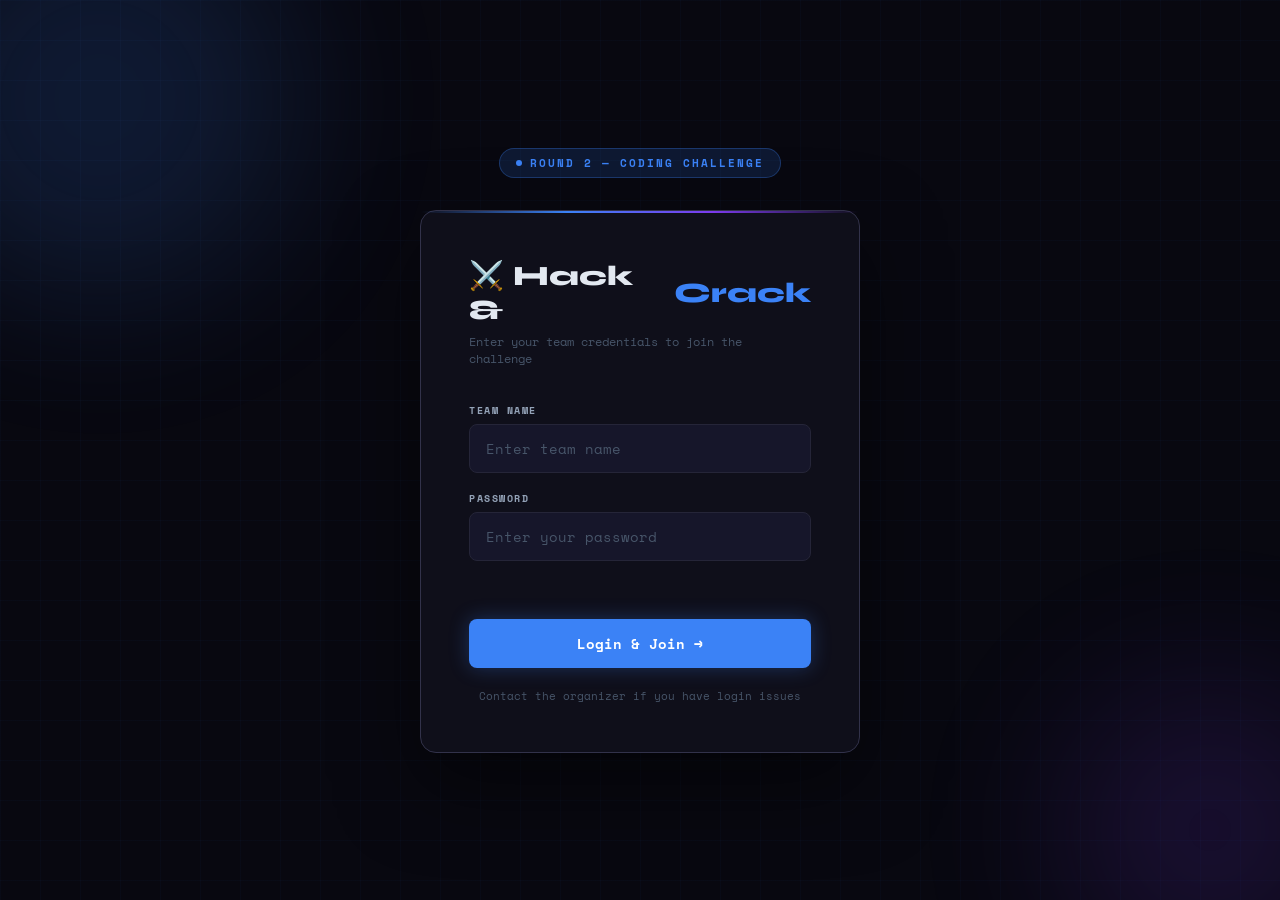
<file: waiting.html>
<!DOCTYPE html>
<html lang="en">
<head>
  <meta charset="UTF-8" />
  <meta name="viewport" content="width=device-width, initial-scale=1.0" />
  <title>Hack & Crack — Waiting</title>
  <link href="https://fonts.googleapis.com/css2?family=Space+Mono:wght@400;700&family=Syne:wght@400;700;800;900&display=swap" rel="stylesheet" />
  <style>
    :root{--bg:#080810;--surface:#0f0f1a;--surface2:#16162a;--border:#252538;--border2:#32324a;--accent:#3b82f6;--accent-dim:rgba(59,130,246,0.15);--accent2:#7c3aed;--accent3:#06b6d4;--green:#22c55e;--red:#ef4444;--yellow:#eab308;--text:#e2e8f0;--text2:#94a3b8;--muted:#475569;--font-mono:'Space Mono',monospace;--font-display:'Syne',sans-serif;}
    *{margin:0;padding:0;box-sizing:border-box;}
    body{background:var(--bg);color:var(--text);font-family:var(--font-mono);min-height:100vh;display:flex;flex-direction:column;align-items:center;justify-content:center;overflow:hidden;position:relative;}
    body::before{content:'';position:fixed;inset:0;background-image:linear-gradient(rgba(59,130,246,0.03) 1px,transparent 1px),linear-gradient(90deg,rgba(59,130,246,0.03) 1px,transparent 1px);background-size:40px 40px;pointer-events:none;}
    .orb{position:fixed;border-radius:50%;filter:blur(80px);pointer-events:none;opacity:0.12;}
    .orb-1{width:500px;height:500px;background:var(--accent);top:-150px;right:-150px;}
    .orb-2{width:400px;height:400px;background:var(--accent2);bottom:-100px;left:-100px;}
    .content{text-align:center;z-index:1;max-width:600px;padding:40px;animation:fadeIn 0.6s ease;}
    .team-badge{display:inline-flex;align-items:center;gap:8px;font-size:12px;color:var(--accent);font-weight:700;background:var(--accent-dim);border:1px solid rgba(59,130,246,0.3);padding:6px 16px;border-radius:20px;margin-bottom:32px;}
    .waiting-icon{font-size:72px;margin-bottom:24px;animation:float 3s ease-in-out infinite;}
    .title{font-family:var(--font-display);font-size:42px;font-weight:900;margin-bottom:12px;line-height:1.1;}
    .title span{color:var(--accent);}
    .message{font-size:14px;color:var(--text2);margin-bottom:40px;line-height:1.7;max-width:400px;margin-left:auto;margin-right:auto;}
    .waiting-dots{display:flex;align-items:center;justify-content:center;gap:8px;margin-bottom:40px;}
    .dot{width:10px;height:10px;border-radius:50%;background:var(--accent);animation:dotPulse 1.4s ease-in-out infinite;}
    .dot:nth-child(2){animation-delay:0.2s;background:var(--accent2);}
    .dot:nth-child(3){animation-delay:0.4s;background:var(--accent3);}
    .status-card{background:var(--surface);border:1px solid var(--border2);border-radius:12px;padding:20px 32px;display:inline-flex;align-items:center;gap:12px;margin-bottom:32px;}
    .status-indicator{width:10px;height:10px;border-radius:50%;background:var(--yellow);animation:pulse 1.5s ease-in-out infinite;}
    .status-indicator.released{background:var(--green);animation:none;}
    .status-text{font-size:13px;font-weight:700;color:var(--text2);}
    .btn-logout{font-family:var(--font-mono);font-size:11px;color:var(--muted);background:none;border:1px solid var(--border);padding:6px 14px;border-radius:6px;cursor:pointer;transition:all 0.2s;margin-top:16px;}
    .btn-logout:hover{color:var(--red);border-color:var(--red);}
    @keyframes float{0%,100%{transform:translateY(0)}50%{transform:translateY(-12px)}}
    @keyframes dotPulse{0%,100%{transform:scale(1);opacity:0.5}50%{transform:scale(1.4);opacity:1}}
    @keyframes pulse{0%,100%{opacity:1}50%{opacity:0.3}}
    @keyframes fadeIn{from{opacity:0;transform:translateY(16px)}to{opacity:1;transform:translateY(0)}}
  </style>
</head>
<body>
  <script src="js/config.js"></script>

  <div class="orb orb-1"></div>
  <div class="orb orb-2"></div>

  <div class="content">
    <div class="team-badge" id="team-badge">👤 Loading...</div>
    <div class="waiting-icon">⏳</div>
    <div class="title">Get Ready to<br /><span>Hack & Crack</span></div>
    <div class="message" id="wait-message">The round hasn't started yet. Stay on this page — you'll be automatically redirected when the admin releases the round.</div>
    <div class="waiting-dots">
      <div class="dot"></div><div class="dot"></div><div class="dot"></div>
    </div>
    <div class="status-card">
      <div class="status-indicator" id="status-indicator"></div>
      <div class="status-text" id="status-text">Waiting for admin to release round...</div>
    </div>
    <br />
    <button class="btn-logout" id="btn-logout">← Logout</button>
  </div>

<script>
  const session = JSON.parse(localStorage.getItem('hc_session') || 'null');
  if (!session) window.location.href = '/login.html';

  document.getElementById('team-badge').textContent = `👤 ${session.name} — ${session.roll}`;

  async function updateActivity() {
    await HC_CONFIG.sbFetch(`sessions?id=eq.${session.sessionId}`, 'PATCH', {
      last_activity: new Date().toISOString()
    });
  }

  async function checkStatus() {
    try {
      // Check session still active
      const sessData = await HC_CONFIG.sbFetch(`sessions?id=eq.${session.sessionId}&select=is_active`);
      if (!sessData || !sessData.length || !sessData[0].is_active) {
        localStorage.removeItem('hc_session');
        alert('Your session was disconnected by the admin.');
        window.location.href = '/login.html';
        return;
      }

      // Check round released
      const roundData = await HC_CONFIG.sbFetch('round_control?id=eq.1&select=*');
      if (roundData && roundData.length) {
        const round = roundData[0];
        if (round.message) document.getElementById('wait-message').textContent = round.message;
        if (round.round_released) {
          document.getElementById('status-indicator').classList.add('released');
          document.getElementById('status-text').textContent = '🚀 Round released! Redirecting...';
          setTimeout(() => {
            window.location.href = `/index.html`;
          }, 1500);
          return;
        }
      }

      updateActivity();
    } catch(e) { console.error(e); }
  }

  document.getElementById('btn-logout').addEventListener('click', async () => {
    if (!confirm('Are you sure you want to logout?')) return;
    await HC_CONFIG.sbFetch(`sessions?id=eq.${session.sessionId}`, 'PATCH', { is_active: false });
    localStorage.removeItem('hc_session');
    window.location.href = '/login.html';
  });

  checkStatus();
  setInterval(checkStatus, 3000);
</script>
</body>
</html>
</file>
<file: css/variables.css>
:root {
  /* Colors */
  --bg:         #080810;
  --surface:    #0f0f1a;
  --surface2:   #16162a;
  --surface3:   #1e1e32;
  --border:     #252538;
  --border2:    #32324a;

  --accent:     #3b82f6;
  --accent-dim: rgba(59, 130, 246, 0.15);
  --accent2:    #7c3aed;
  --accent3:    #06b6d4;
  --accent4:    #f59e0b;

  --green:      #22c55e;
  --green-dim:  rgba(34, 197, 94, 0.12);
  --red:        #ef4444;
  --red-dim:    rgba(239, 68, 68, 0.12);
  --yellow:     #eab308;
  --yellow-dim: rgba(234, 179, 8, 0.12);
  --blue:       #3b82f6;
  --blue-dim:   rgba(59, 130, 246, 0.12);

  --text:       #e2e8f0;
  --text2:      #94a3b8;
  --muted:      #475569;

  /* Typography */
  --font-mono: 'Space Mono', 'Courier New', monospace;
  --font-display: 'Syne', sans-serif;

  /* Sizing */
  --topbar-h:  56px;
  --sidebar-w: 230px;
  --preview-h: 160px;
  --radius:    6px;
  --radius-lg: 10px;

  /* Shadows & Glows */
  --glow-accent: 0 0 24px rgba(59, 130, 246, 0.35);
  --glow-green:  0 0 16px rgba(34, 197, 94, 0.3);
  --glow-red:    0 0 16px rgba(239, 68, 68, 0.3);
  --shadow:      0 4px 24px rgba(0,0,0,0.4);
}
</file>
<file: css/layout.css>
body {
  font-family: var(--font-mono);
  background: var(--bg);
  color: var(--text);
  display: flex;
  flex-direction: column;
  height: 100vh;
  overflow: hidden;
}

/* ─── TOPBAR ─────────────────────────── */
.topbar {
  height: var(--topbar-h);
  background: var(--surface);
  border-bottom: 1px solid var(--border);
  display: flex;
  align-items: center;
  justify-content: space-between;
  padding: 0 18px;
  flex-shrink: 0;
  position: relative;
  z-index: 100;
}
.topbar::after {
  content: '';
  position: absolute;
  bottom: 0; left: 0; right: 0;
  height: 1px;
  background: linear-gradient(90deg,
    transparent 0%,
    var(--accent) 25%,
    var(--accent2) 50%,
    var(--accent3) 75%,
    transparent 100%);
  opacity: 0.7;
}

.topbar-left  { display: flex; align-items: center; gap: 24px; }
.topbar-right { display: flex; align-items: center; gap: 8px; }

/* ─── LOGO ───────────────────────────── */
.logo {
  display: flex;
  align-items: center;
  gap: 8px;
  font-family: var(--font-display);
  font-weight: 900;
  font-size: 20px;
  letter-spacing: -0.5px;
}
.logo-icon { font-size: 22px; animation: spin-slow 8s linear infinite; }
.logo-accent { color: var(--accent); }
.logo-version {
  font-family: var(--font-mono);
  font-size: 10px;
  font-weight: 400;
  color: var(--muted);
  border: 1px solid var(--border2);
  padding: 2px 6px;
  border-radius: 4px;
  margin-left: 2px;
}

/* ─── TAB BAR ────────────────────────── */
.tab-bar { display: flex; gap: 4px; }
.tab {
  font-family: var(--font-mono);
  font-size: 12px;
  padding: 6px 14px;
  border-radius: var(--radius);
  color: var(--muted);
  transition: all 0.2s;
  border: 1px solid transparent;
  cursor: pointer;
  background: none;
}
.tab:hover { color: var(--text2); background: var(--surface2); }
.tab.active {
  color: var(--accent);
  background: var(--accent-dim);
  border-color: rgba(255,107,53,0.3);
}

/* ─── BUTTONS ────────────────────────── */
.btn {
  display: inline-flex;
  align-items: center;
  gap: 6px;
  padding: 8px 14px;
  border-radius: var(--radius);
  font-family: var(--font-mono);
  font-size: 12px;
  font-weight: 700;
  transition: all 0.2s;
  cursor: pointer;
  border: none;
}
.btn-ghost {
  color: var(--text2);
  border: 1px solid var(--border);
  background: none;
}
.btn-ghost:hover {
  color: var(--text);
  border-color: var(--border2);
  background: var(--surface2);
}
.btn-run {
  background: var(--accent);
  color: white;
  box-shadow: var(--glow-accent);
  padding: 8px 20px;
}
.btn-run:hover {
  background: #ff8555;
  box-shadow: 0 0 32px rgba(255,107,53,0.6);
  transform: translateY(-1px);
}
.btn-run:disabled {
  background: var(--muted);
  box-shadow: none;
  transform: none;
  cursor: not-allowed;
  opacity: 0.6;
}
.run-icon { font-size: 11px; }

/* ─── WORKSPACE ──────────────────────── */
.workspace {
  display: flex;
  flex: 1;
  min-height: 0;
  overflow: hidden;
  position: relative;
}

/* ─── PANEL HEADER ───────────────────── */
.panel-header {
  height: 40px;
  background: var(--surface);
  border-bottom: 1px solid var(--border);
  display: flex;
  align-items: center;
  justify-content: space-between;
  padding: 0 14px;
  font-size: 12px;
  font-weight: 700;
  flex-shrink: 0;
}
.panel-title { color: var(--text2); }
.editor-meta {
  display: flex;
  align-items: center;
  gap: 6px;
  color: var(--muted);
  font-size: 11px;
}
.dot { color: var(--border2); }

/* ─── EDITOR PANEL ───────────────────── */
.editor-panel {
  flex: 1;
  min-width: 0;
  display: flex;
  flex-direction: column;
  border-right: 1px solid var(--border);
  overflow: hidden;
}

/* ─── OUTPUT PANEL ───────────────────── */
.output-panel {
  width: 360px;
  min-width: 360px;
  max-width: 360px;
  flex-shrink: 0;
  display: flex;
  flex-direction: column;
  overflow: hidden;
}

/* ─── DOCS PANEL ─────────────────────── */
.docs-panel {
  position: absolute;
  inset: 0;
  background: var(--bg);
  overflow-y: auto;
  z-index: 50;
  padding: 40px;
}
.docs-panel.hidden { display: none; }
.docs-content {
  max-width: 800px;
  margin: 0 auto;
}

/* ─── TOAST ──────────────────────────── */
.toast-container {
  position: fixed;
  bottom: 20px;
  right: 20px;
  display: flex;
  flex-direction: column;
  gap: 8px;
  z-index: 9999;
}
.toast {
  padding: 10px 16px;
  border-radius: var(--radius);
  font-size: 12px;
  font-weight: 700;
  display: flex;
  align-items: center;
  gap: 8px;
  animation: slideInToast 0.3s ease;
  border: 1px solid transparent;
}
.toast-success { background: var(--green-dim); border-color: var(--green); color: var(--green); }
.toast-error   { background: var(--red-dim);   border-color: var(--red);   color: var(--red); }
.toast-info    { background: var(--blue-dim);   border-color: var(--blue);  color: var(--blue); }
</file>
<file: css/sidebar.css>
/* ─── SIDEBAR ────────────────────────── */
.sidebar {
  width: min(320px, calc(100vw - 40px));
  background: rgba(15, 15, 26, 0.96);
  border: 1px solid var(--border2);
  border-right: 1px solid var(--border2);
  display: flex;
  flex-direction: column;
  flex-shrink: 0;
  overflow: hidden;
  position: absolute;
  z-index: 40;
  top: 16px;
  left: 16px;
  max-height: calc(100% - 32px);
  border-radius: 14px;
  box-shadow: var(--shadow), 0 0 24px rgba(124, 58, 237, 0.12);
  backdrop-filter: blur(8px);
  transition: transform 0.2s ease, opacity 0.2s ease, width 0.2s ease, height 0.2s ease, top 0.2s ease, right 0.2s ease, bottom 0.2s ease, left 0.2s ease;
}

.sidebar.is-minimized {
  width: 190px;
  max-height: 48px;
}

.sidebar.is-minimized .sidebar-search,
.sidebar.is-minimized .emoji-list {
  display: none;
}

.sidebar.corner-top-left {
  top: 16px;
  left: 16px;
  right: auto;
  bottom: auto;
}

.sidebar.corner-top-right {
  top: 16px;
  right: 16px;
  left: auto;
  bottom: auto;
}

.sidebar.corner-bottom-left {
  bottom: 16px;
  left: 16px;
  top: auto;
  right: auto;
}

.sidebar.corner-bottom-right {
  bottom: 16px;
  right: 16px;
  top: auto;
  left: auto;
}

.sidebar-header {
  min-height: 40px;
  display: flex;
  align-items: center;
  justify-content: space-between;
  gap: 8px;
  padding: 8px 10px 8px 14px;
  font-size: 12px;
  font-weight: 700;
  color: var(--text2);
  background: rgba(15, 15, 26, 0.94);
  border-bottom: 1px solid var(--border);
  flex-shrink: 0;
}

.sidebar-title {
  display: flex;
  align-items: center;
  gap: 8px;
  min-width: 0;
}

.sidebar-controls {
  display: flex;
  align-items: center;
  gap: 6px;
}

.sidebar-control,
.sidebar-corner {
  border: 1px solid var(--border2);
  background: var(--surface2);
  color: var(--text2);
  border-radius: 6px;
  padding: 4px 7px;
  font-family: var(--font-mono);
  font-size: 10px;
  line-height: 1;
  cursor: pointer;
}

.sidebar-control:hover,
.sidebar-corner:hover,
.sidebar-corner.is-active {
  color: var(--text);
  border-color: var(--accent3);
}

.sidebar-search {
  padding: 10px 12px;
  border-bottom: 1px solid var(--border);
  flex-shrink: 0;
}
.sidebar-search input {
  width: 100%;
  background: var(--surface2);
  border: 1px solid var(--border);
  color: var(--text);
  padding: 6px 10px;
  border-radius: var(--radius);
  font-size: 11px;
  transition: border-color 0.2s;
}
.sidebar-search input:focus {
  border-color: var(--accent);
}
.sidebar-search input::placeholder {
  color: var(--muted);
}

/* ─── EMOJI LIST ─────────────────────── */
.emoji-list {
  flex: 1;
  overflow-y: auto;
  padding: 6px 0;
}

.emoji-group-label {
  font-size: 9px;
  font-weight: 700;
  letter-spacing: 2px;
  text-transform: uppercase;
  color: var(--muted);
  padding: 10px 14px 4px;
}

.emoji-item {
  display: flex;
  align-items: center;
  gap: 10px;
  padding: 7px 12px;
  cursor: pointer;
  border-radius: 0;
  transition: background 0.15s;
  border: 1px solid transparent;
}
.emoji-item:hover {
  background: var(--surface2);
}
.emoji-item:hover .insert-chip {
  opacity: 1;
}

.emoji-item .em {
  font-size: 18px;
  min-width: 26px;
  text-align: center;
  line-height: 1;
}

.emoji-item .info {
  flex: 1;
  min-width: 0;
}
.emoji-item .kw {
  font-size: 11px;
  color: var(--accent);
  font-weight: 700;
  white-space: nowrap;
}
.emoji-item .desc {
  font-size: 10px;
  color: var(--muted);
  margin-top: 1px;
  white-space: nowrap;
  overflow: hidden;
  text-overflow: ellipsis;
}

.insert-chip {
  font-size: 9px;
  color: var(--muted);
  border: 1px solid var(--border2);
  padding: 2px 6px;
  border-radius: 4px;
  white-space: nowrap;
  opacity: 0;
  transition: opacity 0.15s;
}

.emoji-item.no-result {
  padding: 20px 14px;
  color: var(--muted);
  font-size: 12px;
  cursor: default;
}
.emoji-item.no-result:hover {
  background: transparent;
}
</file>
<file: css/editor.css>
/* ─── EDITOR WRAP ────────────────────── */
.editor-wrap {
  flex: 1;
  min-height: 0;
  display: flex;
  overflow: hidden;
  background: var(--bg);
}

/* ─── LINE NUMBERS ───────────────────── */
.line-numbers {
  width: 52px;
  min-width: 52px;
  padding: 16px 8px 16px 0;
  text-align: right;
  color: var(--muted);
  font-size: 13px;
  line-height: 1.7;
  user-select: none;
  background: var(--surface);
  border-right: 1px solid var(--border);
  overflow: hidden;
  flex-shrink: 0;
}

/* ─── CODE EDITOR TEXTAREA ───────────── */
.code-editor {
  flex: 1;
  min-width: 0;
  padding: 16px;
  color: var(--text);
  font-family: var(--font-mono);
  font-size: 14px;
  line-height: 1.7;
  resize: none;
  overflow: auto;
  white-space: pre-wrap;
  overflow-wrap: break-word;
  word-break: break-all;
  caret-color: var(--accent);
  background: var(--bg);
  border: none;
  outline: none;
  box-sizing: border-box;
}

.code-editor::placeholder {
  color: var(--muted);
  opacity: 0.7;
}
</file>
<file: css/output.css>
/* ─── OUTPUT BODY ────────────────────── */
.output-body {
  flex: 1;
  overflow-y: auto;
  padding: 0;
  background: var(--bg);
  font-size: 13px;
  line-height: 1.6;
  display: flex;
  flex-direction: column;
}

/* ─── WELCOME STATE ──────────────────── */
.output-welcome {
  flex: 1;
  display: flex;
  flex-direction: column;
  align-items: center;
  justify-content: center;
  gap: 10px;
  padding: 40px;
  text-align: center;
}
.welcome-icon {
  font-size: 48px;
  animation: float 3s ease-in-out infinite;
}
.welcome-title {
  font-family: var(--font-display);
  font-size: 18px;
  font-weight: 700;
  color: var(--text2);
}
.welcome-sub {
  font-size: 12px;
  color: var(--muted);
  max-width: 240px;
}
.welcome-sub strong {
  color: var(--accent);
}

/* ─── OUTPUT STATUS BADGE ────────────── */
.output-status {
  font-size: 11px;
  font-weight: 700;
  padding: 3px 8px;
  border-radius: 4px;
  display: flex;
  align-items: center;
  gap: 5px;
}
.status-running {
  color: var(--yellow);
  background: var(--yellow-dim);
  border: 1px solid rgba(234,179,8,0.3);
}
.status-success {
  color: var(--green);
  background: var(--green-dim);
  border: 1px solid rgba(34,197,94,0.3);
}
.status-error {
  color: var(--red);
  background: var(--red-dim);
  border: 1px solid rgba(239,68,68,0.3);
}

/* ─── OUTPUT BLOCKS ──────────────────── */
.output-block {
  border-bottom: 1px solid var(--border);
  animation: fadeIn 0.3s ease;
}

.output-block-header {
  display: flex;
  align-items: center;
  gap: 8px;
  padding: 8px 14px 6px;
  font-size: 10px;
  font-weight: 700;
  letter-spacing: 1px;
  text-transform: uppercase;
  color: var(--muted);
}

.output-stdout {
  padding: 10px 16px 14px;
  font-family: var(--font-mono);
  font-size: 13px;
  color: var(--text);
  white-space: pre-wrap;
  word-break: break-word;
}

/* ─── ERROR BLOCK ────────────────────── */
.error-block {
  background: var(--red-dim);
  border: 1px solid rgba(239,68,68,0.25);
  border-radius: var(--radius);
  margin: 12px;
  overflow: hidden;
  animation: fadeIn 0.3s ease;
}
.error-block-header {
  display: flex;
  align-items: center;
  gap: 8px;
  padding: 10px 14px;
  background: rgba(239,68,68,0.15);
  font-size: 12px;
  font-weight: 700;
  color: var(--red);
  border-bottom: 1px solid rgba(239,68,68,0.2);
}
.error-type {
  margin-left: auto;
  font-size: 10px;
  opacity: 0.8;
}
.error-body {
  padding: 12px 14px;
}
.error-message {
  font-size: 13px;
  color: var(--text);
  margin-bottom: 10px;
  font-weight: 700;
}
.error-location {
  font-size: 11px;
  color: var(--red);
  margin-bottom: 8px;
  opacity: 0.85;
}
.error-hint {
  font-size: 11px;
  color: var(--text2);
  padding: 8px 10px;
  background: rgba(255,255,255,0.04);
  border-radius: 4px;
  border-left: 2px solid var(--yellow);
}
.error-hint::before {
  content: '💡 Hint: ';
  color: var(--yellow);
  font-weight: 700;
}

/* ─── COMPILE ERROR ──────────────────── */
.compile-error-block {
  background: rgba(239,68,68,0.07);
  border: 1px solid rgba(239,68,68,0.2);
  border-radius: var(--radius);
  margin: 12px;
  animation: shake 0.3s ease;
}
.compile-error-block .error-block-header {
  background: rgba(239,68,68,0.12);
}

/* ─── SUCCESS BLOCK ──────────────────── */
.success-meta {
  display: flex;
  align-items: center;
  gap: 16px;
  padding: 10px 14px;
  background: var(--green-dim);
  border-bottom: 1px solid rgba(34,197,94,0.2);
  font-size: 11px;
  color: var(--green);
  font-weight: 700;
}
.exec-time { opacity: 0.75; font-weight: 400; margin-left: auto; }

/* ─── SPINNER ────────────────────────── */
.spinner {
  display: inline-block;
  width: 12px; height: 12px;
  border: 2px solid rgba(234,179,8,0.3);
  border-top-color: var(--yellow);
  border-radius: 50%;
  animation: spin 0.7s linear infinite;
}

.running-indicator {
  flex: 1;
  display: flex;
  align-items: center;
  justify-content: center;
  gap: 12px;
  color: var(--yellow);
  font-size: 13px;
}

/* ─── ROUND 2 SUBMISSION PANEL ───────── */
.round2-panel {
  border-top: 1px solid var(--border);
  background: var(--surface);
  padding: 10px;
  display: flex;
  flex-direction: column;
  gap: 8px;
}

.round2-head {
  font-size: 11px;
  font-weight: 700;
  letter-spacing: 0.6px;
  color: var(--accent3);
}

.round2-grid {
  display: grid;
  grid-template-columns: 1fr;
  gap: 8px;
}

.round2-flash-preview {
  min-height: 40px;
  display: flex;
  align-items: center;
  justify-content: flex-start;
  gap: 6px;
  flex-wrap: wrap;
}

.round2-flash-preview .round2-flash-emoji-tile {
  width: 32px;
  height: 32px;
  display: block;
  border-radius: 6px;
  border: 1px solid var(--border2);
  background: var(--surface2);
  image-rendering: auto;
}

.round2-panel input,
.round2-panel textarea {
  width: 100%;
  border: 1px solid var(--border2);
  background: var(--surface2);
  color: var(--text);
  border-radius: var(--radius);
  font-family: var(--font-mono);
  font-size: 11px;
  padding: 7px 8px;
}

.round2-panel textarea {
  resize: vertical;
  min-height: 52px;
}

.round2-actions {
  display: flex;
  gap: 8px;
}

.round2-actions button {
  flex: 1;
  border: none;
  border-radius: var(--radius);
  padding: 8px;
  font-size: 11px;
  font-weight: 700;
  cursor: pointer;
  background: var(--accent3);
  color: #071219;
}

.round2-actions .round2-hint {
  background: var(--accent2);
  color: #f4e8ff;
}

.round2-result {
  font-size: 11px;
  color: var(--text2);
  min-height: 18px;
}

/* ─── PARTICIPANT TEAM ACCESS GATE ──── */
.team-gate {
  position: fixed;
  inset: 0;
  z-index: 12000;
  display: none;
  align-items: center;
  justify-content: center;
  padding: 20px;
  background: rgba(4, 8, 18, 0.86);
  backdrop-filter: blur(6px);
}

.team-gate.open {
  display: flex;
}

.team-gate-card {
  width: min(460px, 100%);
  border: 1px solid var(--border2);
  border-radius: 12px;
  background: var(--surface);
  padding: 18px;
  box-shadow: 0 16px 40px rgba(0, 0, 0, 0.38);
}

.team-gate-card h2 {
  margin: 0 0 8px;
  font-family: var(--font-display);
  font-size: 22px;
  color: var(--text);
}

.team-gate-card p {
  margin: 0 0 12px;
  color: var(--text2);
  font-size: 12px;
}

.team-gate-form {
  display: flex;
  gap: 8px;
}

.team-gate-form input {
  flex: 1;
  border: 1px solid var(--border2);
  background: var(--surface2);
  color: var(--text);
  border-radius: var(--radius);
  font-family: var(--font-mono);
  font-size: 12px;
  padding: 9px 10px;
}

.team-gate-form button {
  border: none;
  border-radius: var(--radius);
  padding: 9px 12px;
  font-size: 12px;
  font-weight: 700;
  cursor: pointer;
  background: var(--accent3);
  color: #071219;
}

.team-gate-error {
  margin-top: 10px;
  min-height: 16px;
  font-size: 11px;
  color: var(--red);
}
</file>
<file: css/animations.css>
@keyframes spin {
  to { transform: rotate(360deg); }
}

@keyframes spin-slow {
  to { transform: rotate(360deg); }
}

@keyframes float {
  0%, 100% { transform: translateY(0); }
  50%       { transform: translateY(-8px); }
}

@keyframes fadeIn {
  from { opacity: 0; transform: translateY(6px); }
  to   { opacity: 1; transform: translateY(0); }
}

@keyframes slideInToast {
  from { opacity: 0; transform: translateX(20px); }
  to   { opacity: 1; transform: translateX(0); }
}

@keyframes shake {
  0%, 100% { transform: translateX(0); }
  20%       { transform: translateX(-4px); }
  40%       { transform: translateX(4px); }
  60%       { transform: translateX(-3px); }
  80%       { transform: translateX(3px); }
}

@keyframes pulse-glow {
  0%, 100% { box-shadow: 0 0 12px rgba(255,107,53,0.3); }
  50%       { box-shadow: 0 0 28px rgba(255,107,53,0.6); }
}

/* Docs typography */
.docs-content h1 {
  font-family: var(--font-display);
  font-size: 32px;
  font-weight: 900;
  color: var(--text);
  margin-bottom: 8px;
}
.docs-content .docs-sub {
  font-size: 14px;
  color: var(--muted);
  margin-bottom: 32px;
}
.docs-content h2 {
  font-family: var(--font-display);
  font-size: 18px;
  font-weight: 700;
  color: var(--accent);
  margin: 28px 0 12px;
  padding-bottom: 8px;
  border-bottom: 1px solid var(--border);
}
.docs-content p {
  font-size: 13px;
  color: var(--text2);
  line-height: 1.8;
  margin-bottom: 12px;
}
.docs-table {
  width: 100%;
  border-collapse: collapse;
  margin-bottom: 20px;
  font-size: 13px;
}
.docs-table th {
  text-align: left;
  padding: 8px 12px;
  background: var(--surface2);
  color: var(--text2);
  font-weight: 700;
  border-bottom: 1px solid var(--border);
}
.docs-table td {
  padding: 8px 12px;
  border-bottom: 1px solid var(--border);
  color: var(--text);
  vertical-align: top;
}
.docs-table tr:hover td { background: var(--surface); }
.docs-table .em-cell { font-size: 20px; text-align: center; }
.docs-table .kw-cell { color: var(--accent); font-weight: 700; }
.docs-table .py-cell { color: var(--accent3); }
.docs-table .ex-cell { color: var(--muted); }

.docs-code-block {
  background: var(--surface);
  border: 1px solid var(--border);
  border-radius: var(--radius);
  padding: 16px;
  font-size: 13px;
  line-height: 1.7;
  color: var(--text);
  margin-bottom: 16px;
  white-space: pre;
  overflow-x: auto;
}
.docs-code-block .comment { color: var(--muted); font-style: italic; }
</file>
<file: css/participant.css>
/* ─── REGISTRATION OVERLAY ───────────────────────────── */
.reg-overlay {
  position: fixed; inset: 0;
  background: rgba(8,8,16,0.95);
  backdrop-filter: blur(12px);
  display: flex; align-items: center; justify-content: center;
  z-index: 9999;
}
.reg-overlay.hidden { display: none; }

.reg-card {
  background: var(--surface); border: 1px solid var(--border2);
  border-radius: var(--radius-lg); padding: 40px; width: 420px;
  box-shadow: 0 24px 80px rgba(0,0,0,0.6);
  animation: fadeIn 0.4s ease; position: relative;
}
.reg-card::before {
  content: ''; position: absolute; top: 0; left: 0; right: 0; height: 2px;
  background: linear-gradient(90deg, var(--accent), var(--accent2), var(--accent3));
  border-radius: var(--radius-lg) var(--radius-lg) 0 0;
}
.reg-logo { font-family: var(--font-display); font-size: 22px; font-weight: 900; color: var(--accent); margin-bottom: 16px; }
.reg-title { font-family: var(--font-display); font-size: 28px; font-weight: 900; color: var(--text); margin-bottom: 6px; }
.reg-sub { font-size: 12px; color: var(--muted); margin-bottom: 28px; }
.reg-form { display: flex; flex-direction: column; gap: 16px; }
.reg-field { display: flex; flex-direction: column; gap: 6px; }
.reg-field label { font-size: 11px; font-weight: 700; color: var(--text2); letter-spacing: 1px; text-transform: uppercase; }
.reg-field input {
  background: var(--surface2); border: 1px solid var(--border);
  color: var(--text); padding: 12px 14px; border-radius: var(--radius);
  font-size: 14px; font-family: var(--font-mono); transition: border-color 0.2s;
}
.reg-field input:focus { border-color: var(--accent); outline: none; }
.reg-field input::placeholder { color: var(--muted); }
.reg-error { font-size: 12px; color: var(--red); min-height: 16px; font-weight: 700; }
.reg-btn { width: 100%; justify-content: center; padding: 14px; font-size: 14px; margin-top: 4px; }

/* ─── PARTICIPANT BADGE ──────────────────────────────── */
.participant-badge {
  display: flex; align-items: center; gap: 8px;
  font-size: 12px; color: var(--text2);
  background: var(--surface2); border: 1px solid var(--border);
  padding: 6px 12px; border-radius: var(--radius);
}
.participant-badge .badge-name { font-weight: 700; color: var(--accent); }
.participant-badge .badge-roll { color: var(--muted); }

/* ─── QUESTION SELECTOR ──────────────────────────────── */
.question-select {
  background: var(--surface2); border: 1px solid var(--border);
  color: var(--text); padding: 8px 12px; border-radius: var(--radius);
  font-family: var(--font-mono); font-size: 12px; cursor: pointer;
  transition: border-color 0.2s; max-width: 200px;
}
.question-select:focus { outline: none; border-color: var(--accent); }
.question-select option { background: var(--surface2); }

/* ─── QUESTION LABEL ─────────────────────────────────── */
.question-label { color: var(--accent3); font-weight: 700; }

/* ─── SUBMIT BUTTON ──────────────────────────────────── */
.btn-submit {
  background: var(--accent2); color: white;
  box-shadow: 0 0 20px rgba(124,58,237,0.4); padding: 8px 20px;
}
.btn-submit:hover:not(:disabled) {
  background: #9333ea; box-shadow: 0 0 32px rgba(124,58,237,0.6);
  transform: translateY(-1px);
}
.btn-submit:disabled { background: var(--muted); box-shadow: none; cursor: not-allowed; opacity: 0.5; }
.hidden { display: none !important; }
/* ─── QUESTION INFO PANEL ────────────────────────────── */
.question-info-panel {
  background: var(--surface);
  border-bottom: 1px solid var(--border);
  padding: 14px 18px;
  flex-shrink: 0;
  display: none;
  gap: 12px;
  flex-direction: column;
}
.question-info-panel.visible { display: flex; }

.q-info-header {
  display: flex; align-items: center; gap: 10px;
}
.q-info-id {
  font-family: var(--font-display); font-size: 13px; font-weight: 900;
  color: var(--accent); background: var(--accent-dim, rgba(255,107,53,0.1));
  border: 1px solid rgba(255,107,53,0.3); padding: 3px 10px; border-radius: 4px;
}
.q-info-title {
  font-family: var(--font-display); font-size: 15px; font-weight: 700; color: var(--text);
}
.q-info-solved-badge {
  margin-left: auto; font-size: 11px; font-weight: 700;
  color: var(--green); background: var(--green-dim);
  border: 1px solid rgba(34,197,94,0.3); padding: 3px 10px; border-radius: 4px;
}
.q-info-desc {
  font-size: 12px; color: var(--text2); line-height: 1.7;
  background: var(--surface2); padding: 10px 14px;
  border-radius: var(--radius); border-left: 3px solid var(--accent3);
}
.q-info-hint {
  font-size: 11px; color: var(--muted);
}
.q-info-hint strong { color: var(--accent2); }

/* ─── PROGRESS TRACKER ───────────────────────────────── */
.progress-tracker {
  background: var(--surface);
  border-top: 1px solid var(--border);
  padding: 8px 16px;
  display: flex; align-items: center; gap: 8px;
  flex-shrink: 0; flex-wrap: wrap;
}
.progress-label {
  font-size: 10px; font-weight: 700; letter-spacing: 1px;
  text-transform: uppercase; color: var(--muted); margin-right: 4px;
}
.progress-chip {
  font-size: 10px; font-weight: 700;
  padding: 3px 8px; border-radius: 4px; cursor: pointer;
  transition: all 0.2s; border: 1px solid transparent;
  font-family: var(--font-mono);
}
.progress-chip.solved {
  background: var(--green-dim); color: var(--green);
  border-color: rgba(34,197,94,0.3);
}
.progress-chip.current {
  background: rgba(255,107,53,0.15); color: var(--accent);
  border-color: rgba(255,107,53,0.4);
}
.progress-chip.pending {
  background: var(--surface2); color: var(--muted);
  border-color: var(--border);
}
.progress-chip:hover { opacity: 0.8; }

.progress-summary {
  margin-left: auto; font-size: 11px; color: var(--muted);
  display: flex; align-items: center; gap: 6px;
}
.progress-summary .solved-count { color: var(--green); font-weight: 700; }

/* ─── SUBMIT RESULT ──────────────────────────────────── */
.submit-result { margin: 12px; border-radius: var(--radius); overflow: hidden; animation: fadeIn 0.3s ease; }
.submit-passed { background: var(--green-dim); border: 1px solid rgba(34,197,94,0.3); }
.submit-failed { background: var(--red-dim); border: 1px solid rgba(239,68,68,0.25); }
.submit-header { display: flex; align-items: center; gap: 10px; padding: 14px 16px; font-size: 14px; font-weight: 700; }
.submit-passed .submit-header { color: var(--green); background: rgba(34,197,94,0.1); }
.submit-failed .submit-header { color: var(--red); background: rgba(239,68,68,0.1); }
.submit-body { padding: 14px 16px; }
.submit-row { display: flex; flex-direction: column; gap: 4px; margin-bottom: 12px; }
.submit-row:last-child { margin-bottom: 0; }
.submit-label { font-size: 10px; font-weight: 700; letter-spacing: 1px; text-transform: uppercase; color: var(--muted); }
.submit-value { font-size: 12px; color: var(--text); background: var(--surface2); padding: 8px 10px; border-radius: 4px; white-space: pre-wrap; word-break: break-word; }
.submit-time { font-size: 11px; color: var(--muted); margin-left: auto; }
</file>
